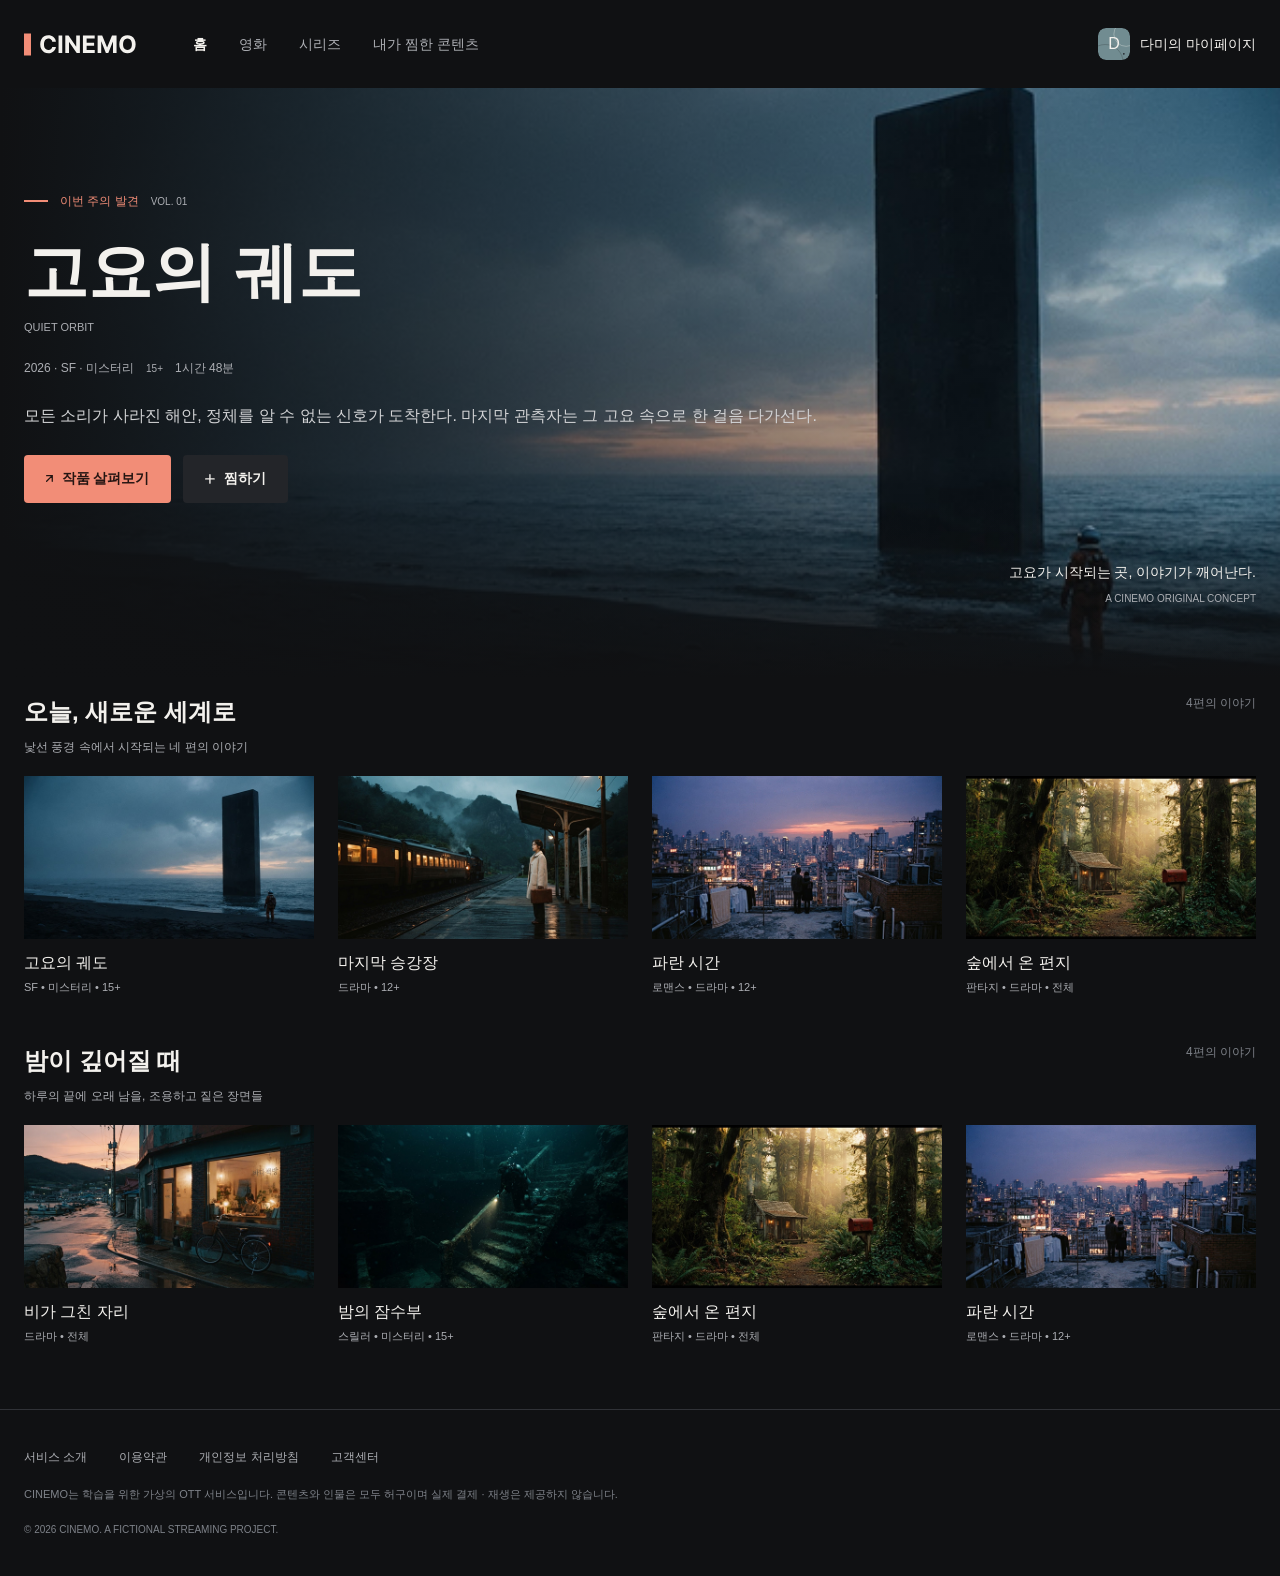
<file: index.html>
<!doctype html>
<html lang="ko">
  <head>
    <meta charset="UTF-8" />
    <meta name="viewport" content="width=device-width, initial-scale=1.0" />
    <title>Cinemo - Home</title>
    <link rel="stylesheet" href="styles/reset.css" />
    <link rel="stylesheet" href="./styles/style.css" />
  </head>
  <body>
    <header>
      <div class="container site-header">
        <h1>
          <a href="index.html">
            <svg
              width="113"
              height="29"
              viewBox="0 0 113 29"
              fill="none"
              xmlns="http://www.w3.org/2000/svg"
            >
              <g clip-path="url(#clip0_2_7494)">
                <rect y="3.5" width="7" height="22" fill="#F28D77" />
                <path
                  d="M31.9176 11.6562H28.1847C28.1165 11.1733 27.9773 10.7443 27.767 10.3693C27.5568 9.98864 27.2869 9.66477 26.9574 9.39773C26.6278 9.13068 26.2472 8.92614 25.8153 8.78409C25.3892 8.64205 24.9261 8.57102 24.4261 8.57102C23.5227 8.57102 22.7358 8.79545 22.0653 9.24432C21.3949 9.6875 20.875 10.3352 20.5057 11.1875C20.1364 12.0341 19.9517 13.0625 19.9517 14.2727C19.9517 15.517 20.1364 16.5625 20.5057 17.4091C20.8807 18.2557 21.4034 18.8949 22.0739 19.3267C22.7443 19.7585 23.5199 19.9744 24.4006 19.9744C24.8949 19.9744 25.3523 19.9091 25.7727 19.7784C26.1989 19.6477 26.5767 19.4574 26.9062 19.2074C27.2358 18.9517 27.5085 18.642 27.7244 18.2784C27.946 17.9148 28.0994 17.5 28.1847 17.0341L31.9176 17.0511C31.821 17.8523 31.5795 18.625 31.1932 19.3693C30.8125 20.108 30.2983 20.7699 29.6506 21.3551C29.0085 21.9347 28.2415 22.3949 27.3494 22.7358C26.4631 23.071 25.4602 23.2386 24.3409 23.2386C22.7841 23.2386 21.392 22.8864 20.1648 22.1818C18.9432 21.4773 17.9773 20.4574 17.267 19.1222C16.5625 17.7869 16.2102 16.1705 16.2102 14.2727C16.2102 12.3693 16.5682 10.75 17.2841 9.41477C18 8.07955 18.9716 7.0625 20.1989 6.36364C21.4261 5.65909 22.8068 5.30682 24.3409 5.30682C25.3523 5.30682 26.2898 5.44886 27.1534 5.73295C28.0227 6.01705 28.7926 6.43182 29.4631 6.97727C30.1335 7.51704 30.679 8.17898 31.0994 8.96307C31.5256 9.74716 31.7983 10.6449 31.9176 11.6562ZM38.2543 5.54545V23H34.5639V5.54545H38.2543ZM55.8899 5.54545V23H52.7024L45.1087 12.0142H44.9808V23H41.2905V5.54545H44.5291L52.0632 16.5227H52.2166V5.54545H55.8899ZM58.9389 23V5.54545H70.7003V8.58807H62.6293V12.7472H70.0952V15.7898H62.6293V19.9574H70.7344V23H58.9389ZM73.6342 5.54545H78.1854L82.9922 17.2727H83.1967L88.0035 5.54545H92.5547V23H88.9751V11.6392H88.8303L84.3132 22.9148H81.8757L77.3587 11.5966H77.2138V23H73.6342V5.54545ZM111.635 14.2727C111.635 16.1761 111.274 17.7955 110.553 19.1307C109.837 20.4659 108.859 21.4858 107.621 22.1903C106.388 22.8892 105.001 23.2386 103.462 23.2386C101.911 23.2386 100.518 22.8864 99.2855 22.1818C98.0526 21.4773 97.0781 20.4574 96.3622 19.1222C95.6463 17.7869 95.2884 16.1705 95.2884 14.2727C95.2884 12.3693 95.6463 10.75 96.3622 9.41477C97.0781 8.07955 98.0526 7.0625 99.2855 6.36364C100.518 5.65909 101.911 5.30682 103.462 5.30682C105.001 5.30682 106.388 5.65909 107.621 6.36364C108.859 7.0625 109.837 8.07955 110.553 9.41477C111.274 10.75 111.635 12.3693 111.635 14.2727ZM107.893 14.2727C107.893 13.0398 107.709 12 107.339 11.1534C106.976 10.3068 106.462 9.66477 105.797 9.22727C105.132 8.78977 104.354 8.57102 103.462 8.57102C102.57 8.57102 101.791 8.78977 101.126 9.22727C100.462 9.66477 99.9446 10.3068 99.5753 11.1534C99.2116 12 99.0298 13.0398 99.0298 14.2727C99.0298 15.5057 99.2116 16.5455 99.5753 17.392C99.9446 18.2386 100.462 18.8807 101.126 19.3182C101.791 19.7557 102.57 19.9744 103.462 19.9744C104.354 19.9744 105.132 19.7557 105.797 19.3182C106.462 18.8807 106.976 18.2386 107.339 17.392C107.709 16.5455 107.893 15.5057 107.893 14.2727Z"
                  fill="#F3F1ED"
                />
              </g>
              <defs>
                <clipPath id="clip0_2_7494">
                  <rect width="113" height="29" fill="white" />
                </clipPath>
              </defs>
            </svg>
          </a>
        </h1>
        <nav>
          <ul class="service-list">
            <li><a href="index.html" class="home">홈</a></li>
            <li><a href="#">영화</a></li>
            <li><a href="#">시리즈</a></li>
            <li><a href="mypage.html">내가 찜한 콘텐츠</a></li>
          </ul>
        </nav>
        <div class="page-link-layout">
          <a class="page-link" href="mypage.html">
            <span class="mypage-mark">
              <svg
                width="32"
                height="32"
                viewBox="0 0 32 32"
                fill="none"
                xmlns="http://www.w3.org/2000/svg"
              >
                <g clip-path="url(#clip0_2_7503)">
                  <rect width="32" height="32" rx="8" fill="#718C91" />
                  <circle
                    cx="28.16"
                    cy="6.08003"
                    r="12.3"
                    stroke="#F3F1ED"
                    stroke-opacity="0.313726"
                  />
                  <circle
                    cx="7.19999"
                    cy="34.4"
                    r="17.9"
                    stroke="#101113"
                    stroke-opacity="0.188235"
                  />
                  <circle cx="25.84" cy="25.84" r="0.88" fill="#24272D" />
                </g>
                <defs>
                  <clipPath id="clip0_2_7503">
                    <rect width="32" height="32" rx="8" fill="white" />
                  </clipPath>
                </defs>
              </svg>
              <span class="mypage-initial">D</span>
            </span>
            <span class="mypage-text">다미의 마이페이지</span>
          </a>
        </div>
      </div>
    </header>
    <main>
      <section class="top-layout">
        <div class="top-image">
          <img
            src="assets/Image-quiet-orbit.jpg"
            alt="우주복을 입은 사람이 해변에 서 있고, 바다에는 거대한 검은 기둥이 솟아 있다."
          />
        </div>
        <div class="container main-container">
          <div class="top-content">
            <div class="content-label">
              <span></span>
              <span>이번 주의 발견</span>
              <span>VOL. 01</span>
            </div>
            <div class="content-title">
              <h2>고요의 궤도</h2>
              <span>QUIET ORBIT</span>
            </div>
            <div class="content-meta">
              <span>2026 ∙ SF ∙ 미스터리</span>
              <span>15+</span>
              <span>1시간 48분</span>
            </div>
            <p>
              모든 소리가 사라진 해안, 정체를 알 수 없는 신호가 도착한다. 마지막
              관측자는 그 고요 속으로 한 걸음 다가선다.
            </p>
            <div class="content-buttons">
              <button type="button">
                <svg
                  width="7.5"
                  height="7.5"
                  viewBox="0 0 10 10"
                  fill="none"
                  xmlns="http://www.w3.org/2000/svg"
                >
                  <path
                    d="M8.34877 8.34881V0.850006H0.849976M8.34877 0.850006L0.849976 8.34881"
                    stroke-width="1.7"
                    stroke-linecap="round"
                    stroke="#241512"
                  />
                </svg>

                <span>작품 살펴보기</span>
              </button>
              <button type="button">
                <svg
                  width="10.5"
                  height="10.5"
                  viewBox="0 0 13 13"
                  fill="none"
                  xmlns="http://www.w3.org/2000/svg"
                >
                  <path
                    d="M0.850006 6.10061H6.10061M6.10061 6.10061H11.3512M6.10061 6.10061V0.850006M6.10061 6.10061V11.3512"
                    stroke-width="1.7"
                    stroke-linecap="round"
                    stroke="#F3F1ED"
                  />
                </svg>

                <span>찜하기</span>
              </button>
            </div>
          </div>
          <div class="top-caption">
            <p>고요가 시작되는 곳, 이야기가 깨어난다.</p>
            <p>A CINEMO ORIGINAL CONCEPT</p>
          </div>
        </div>
      </section>
      <div class="container card-layout">
        <div class="card-layout-section">
          <div class="card-section">
            <div class="section-header">
              <h2>오늘, 새로운 세계로</h2>
              <span>4편의 이야기</span>
            </div>
            <p>낯선 풍경 속에서 시작되는 네 편의 이야기</p>
          </div>
          <ul class="card-container">
            <li class="card">
              <img
                src="./assets/Image-quiet-orbit.jpg"
                alt="우주복을 입은 사람이 해변에 서 있고, 바다에는 거대한 검은 기둥이 솟아 있다."
              />
              <div class="card-title">
                <h3>고요의 궤도</h3>
                <p>SF • 미스터리 • 15+</p>
              </div>
            </li>
            <li class="card">
              <img
                src="./assets/Image-last-platform.jpg"
                alt="안개 낀 산속 기차역에서 가방을 든 여성이 열차 앞에 서 있다."
              />
              <div class="card-title">
                <h3>마지막 승강장</h3>
                <p>드라마 • 12+</p>
              </div>
            </li>
            <li class="card">
              <img
                src="./assets/Image-blue-hour.jpg"
                alt="연인이 옥상에 서서 노을 진 도시를 바라보고 있다."
              />
              <div class="card-title">
                <h3>파란 시간</h3>
                <p>로맨스 • 드라마 • 12+</p>
              </div>
            </li>
            <li class="card">
              <img
                src="./assets/Image-forest-letter.jpg"
                alt="햇살이 따뜻하게 비치는 숲속에서 오두막집과 빨간 우체통이 보인다."
              />
              <div class="card-title">
                <h3>숲에서 온 편지</h3>
                <p>판타지 • 드라마 • 전체</p>
              </div>
            </li>
          </ul>
        </div>
        <div class="card-layout-section">
          <div class="card-section">
            <div class="section-header">
              <h2>밤이 깊어질 때</h2>
              <span>4편의 이야기</span>
            </div>
            <p>하루의 끝에 오래 남을, 조용하고 짙은 장면들</p>
          </div>
          <ul class="card-container">
            <li class="card">
              <img
                src="./assets/Image-after-rain.jpg"
                alt="비에 젖은 골목의 책방에서 따뜻한 불빛이 새어 나오고, 앞에는 자전거가 세워져 있다."
              />
              <div class="card-title">
                <h3>비가 그친 자리</h3>
                <p>드라마 • 전체</p>
              </div>
            </li>
            <li class="card">
              <img
                src="./assets/Image-night-diver.jpg"
                alt="잠수부가 어두운 물속의 계단 아래를 손전등으로 비추고 있다."
              />
              <div class="card-title">
                <h3>밤의 잠수부</h3>
                <p>스릴러 • 미스터리 • 15+</p>
              </div>
            </li>
            <li class="card">
              <img
                src="./assets/Image-forest-letter.jpg"
                alt="햇살이 따뜻하게 비치는 숲속에서 오두막집과 빨간 우체통이 보인다."
              />
              <div class="card-title">
                <h3>숲에서 온 편지</h3>
                <p>판타지 • 드라마 • 전체</p>
              </div>
            </li>
            <li class="card">
              <img
                src="./assets/Image-blue-hour.jpg"
                alt="연인이 옥상에 서서 노을 진 도시를 바라보고 있다."
              />
              <div class="card-title">
                <h3>파란 시간</h3>
                <p>로맨스 • 드라마 • 12+</p>
              </div>
            </li>
          </ul>
        </div>
      </div>
    </main>
    <footer>
      <div class="footer-line">
        <div class="container site-footer main-footer">
          <nav>
            <ul class="footer-menu">
              <li><a href="#">서비스 소개</a></li>
              <li><a href="#">이용약관</a></li>
              <li><a href="#">개인정보 처리방침</a></li>
              <li><a href="#">고객센터</a></li>
            </ul>
          </nav>
          <div class="footer-notice">
            <span>CINEMO는 학습을 위한 가상의 OTT 서비스입니다.</span>
            <span>
              콘텐츠와 인물은 모두 허구이며 실제 결제 · 재생은 제공하지
              않습니다.
            </span>
          </div>
          <p class="footer-copyright">
            &copy; 2026 CINEMO. A FICTIONAL STREAMING PROJECT.
          </p>
        </div>
      </div>
    </footer>
  </body>
</html>
</file>
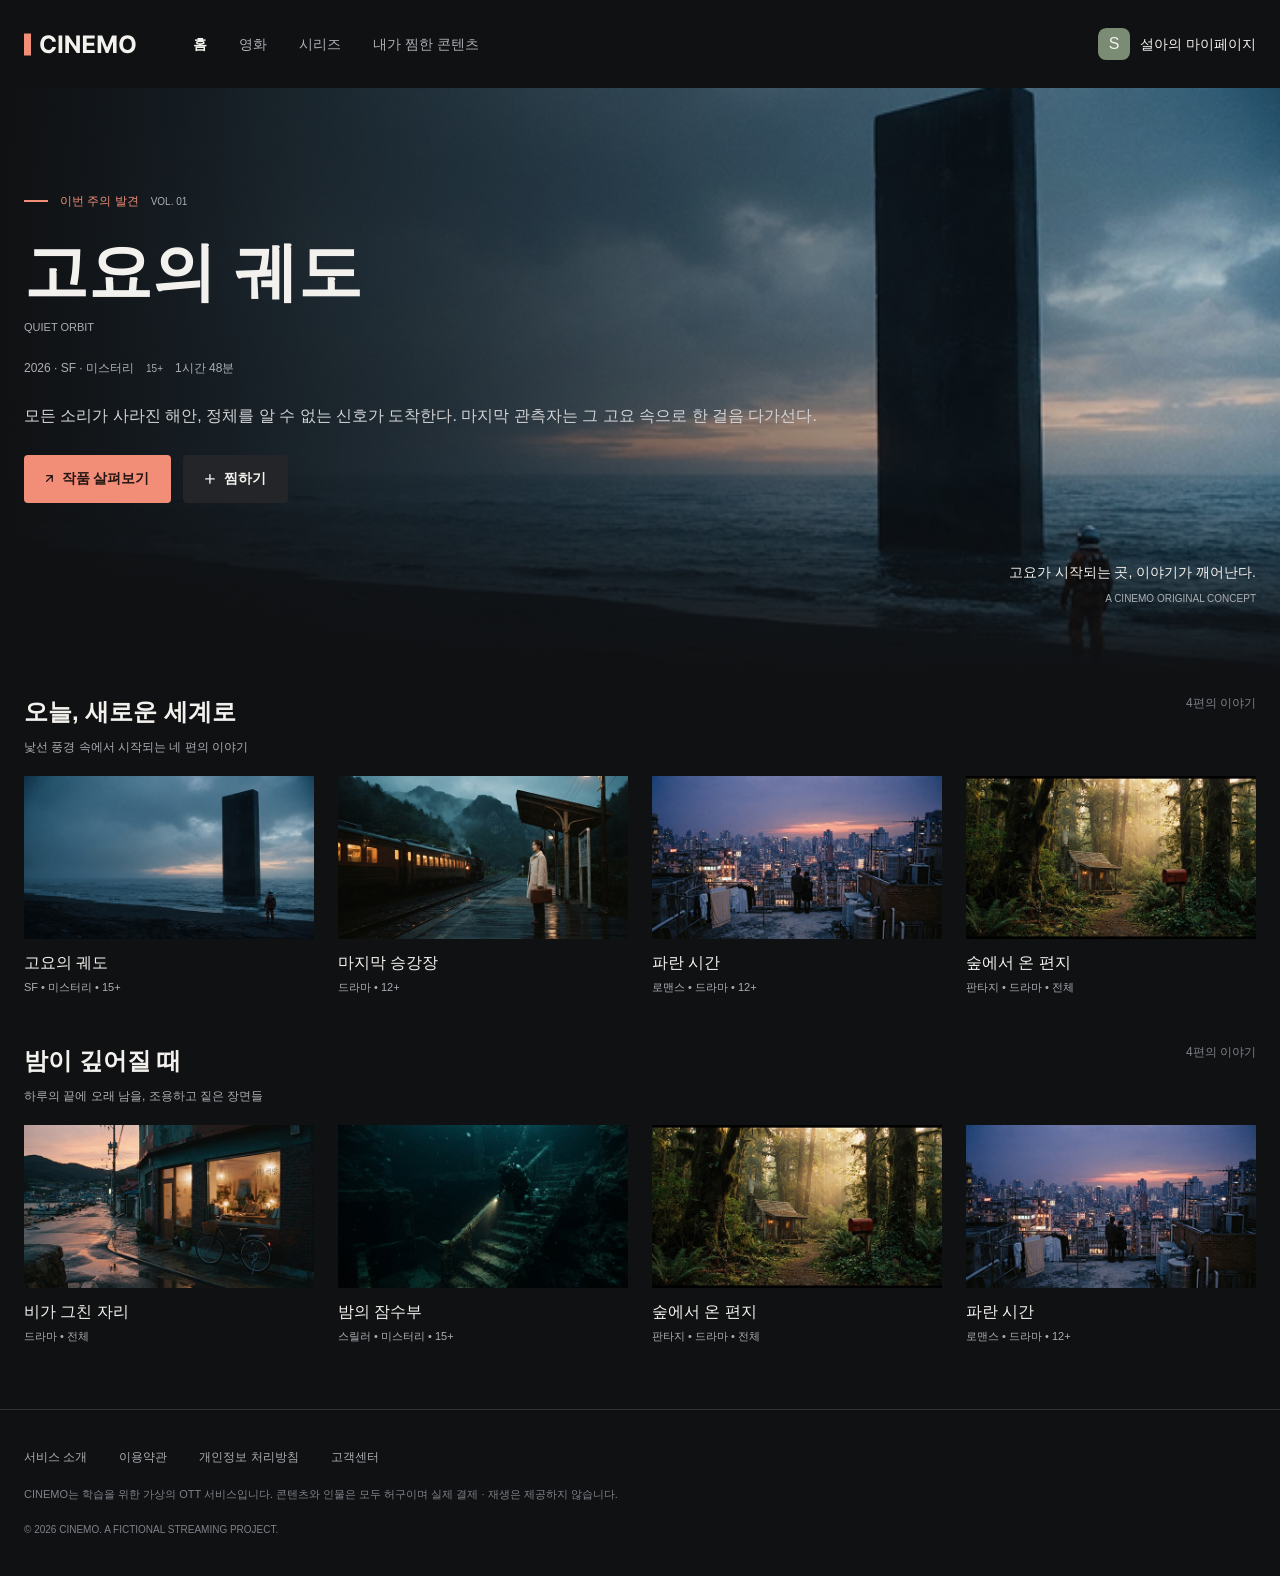
<file: index-guest.html>
<!doctype html>
<html lang="ko">
  <head>
    <meta charset="UTF-8" />
    <meta name="viewport" content="width=device-width, initial-scale=1.0" />
    <title>Cinemo - Home</title>
    <link rel="stylesheet" href="styles/reset.css" />
    <link rel="stylesheet" href="./styles/style.css" />
  </head>
  <body>
    <header>
      <div class="container site-header">
        <h1>
          <a href="index-guest.html">
            <svg
              width="113"
              height="29"
              viewBox="0 0 113 29"
              fill="none"
              xmlns="http://www.w3.org/2000/svg"
            >
              <g clip-path="url(#clip0_2_7494)">
                <rect y="3.5" width="7" height="22" fill="#F28D77" />
                <path
                  d="M31.9176 11.6562H28.1847C28.1165 11.1733 27.9773 10.7443 27.767 10.3693C27.5568 9.98864 27.2869 9.66477 26.9574 9.39773C26.6278 9.13068 26.2472 8.92614 25.8153 8.78409C25.3892 8.64205 24.9261 8.57102 24.4261 8.57102C23.5227 8.57102 22.7358 8.79545 22.0653 9.24432C21.3949 9.6875 20.875 10.3352 20.5057 11.1875C20.1364 12.0341 19.9517 13.0625 19.9517 14.2727C19.9517 15.517 20.1364 16.5625 20.5057 17.4091C20.8807 18.2557 21.4034 18.8949 22.0739 19.3267C22.7443 19.7585 23.5199 19.9744 24.4006 19.9744C24.8949 19.9744 25.3523 19.9091 25.7727 19.7784C26.1989 19.6477 26.5767 19.4574 26.9062 19.2074C27.2358 18.9517 27.5085 18.642 27.7244 18.2784C27.946 17.9148 28.0994 17.5 28.1847 17.0341L31.9176 17.0511C31.821 17.8523 31.5795 18.625 31.1932 19.3693C30.8125 20.108 30.2983 20.7699 29.6506 21.3551C29.0085 21.9347 28.2415 22.3949 27.3494 22.7358C26.4631 23.071 25.4602 23.2386 24.3409 23.2386C22.7841 23.2386 21.392 22.8864 20.1648 22.1818C18.9432 21.4773 17.9773 20.4574 17.267 19.1222C16.5625 17.7869 16.2102 16.1705 16.2102 14.2727C16.2102 12.3693 16.5682 10.75 17.2841 9.41477C18 8.07955 18.9716 7.0625 20.1989 6.36364C21.4261 5.65909 22.8068 5.30682 24.3409 5.30682C25.3523 5.30682 26.2898 5.44886 27.1534 5.73295C28.0227 6.01705 28.7926 6.43182 29.4631 6.97727C30.1335 7.51704 30.679 8.17898 31.0994 8.96307C31.5256 9.74716 31.7983 10.6449 31.9176 11.6562ZM38.2543 5.54545V23H34.5639V5.54545H38.2543ZM55.8899 5.54545V23H52.7024L45.1087 12.0142H44.9808V23H41.2905V5.54545H44.5291L52.0632 16.5227H52.2166V5.54545H55.8899ZM58.9389 23V5.54545H70.7003V8.58807H62.6293V12.7472H70.0952V15.7898H62.6293V19.9574H70.7344V23H58.9389ZM73.6342 5.54545H78.1854L82.9922 17.2727H83.1967L88.0035 5.54545H92.5547V23H88.9751V11.6392H88.8303L84.3132 22.9148H81.8757L77.3587 11.5966H77.2138V23H73.6342V5.54545ZM111.635 14.2727C111.635 16.1761 111.274 17.7955 110.553 19.1307C109.837 20.4659 108.859 21.4858 107.621 22.1903C106.388 22.8892 105.001 23.2386 103.462 23.2386C101.911 23.2386 100.518 22.8864 99.2855 22.1818C98.0526 21.4773 97.0781 20.4574 96.3622 19.1222C95.6463 17.7869 95.2884 16.1705 95.2884 14.2727C95.2884 12.3693 95.6463 10.75 96.3622 9.41477C97.0781 8.07955 98.0526 7.0625 99.2855 6.36364C100.518 5.65909 101.911 5.30682 103.462 5.30682C105.001 5.30682 106.388 5.65909 107.621 6.36364C108.859 7.0625 109.837 8.07955 110.553 9.41477C111.274 10.75 111.635 12.3693 111.635 14.2727ZM107.893 14.2727C107.893 13.0398 107.709 12 107.339 11.1534C106.976 10.3068 106.462 9.66477 105.797 9.22727C105.132 8.78977 104.354 8.57102 103.462 8.57102C102.57 8.57102 101.791 8.78977 101.126 9.22727C100.462 9.66477 99.9446 10.3068 99.5753 11.1534C99.2116 12 99.0298 13.0398 99.0298 14.2727C99.0298 15.5057 99.2116 16.5455 99.5753 17.392C99.9446 18.2386 100.462 18.8807 101.126 19.3182C101.791 19.7557 102.57 19.9744 103.462 19.9744C104.354 19.9744 105.132 19.7557 105.797 19.3182C106.462 18.8807 106.976 18.2386 107.339 17.392C107.709 16.5455 107.893 15.5057 107.893 14.2727Z"
                  fill="#F3F1ED"
                />
              </g>
              <defs>
                <clipPath id="clip0_2_7494">
                  <rect width="113" height="29" fill="white" />
                </clipPath>
              </defs>
            </svg>
          </a>
        </h1>
        <nav>
          <ul class="service-list">
            <li><a href="index-guest.html" class="home">홈</a></li>
            <li><a href="#">영화</a></li>
            <li><a href="#">시리즈</a></li>
            <li><a href="mypage-guest.html">내가 찜한 콘텐츠</a></li>
          </ul>
        </nav>
        <div class="page-link-layout">
          <a class="page-link" href="mypage-guest.html">
            <span class="mypage-mark">
              <svg
                width="32"
                height="32"
                viewBox="0 0 32 32"
                fill="none"
                xmlns="http://www.w3.org/2000/svg"
              >
                <g clip-path="url(#clip0_2_7967)">
                  <rect width="32" height="32" rx="8" fill="#7B8C75" />
                  <circle
                    cx="133.76"
                    cy="28.8801"
                    r="60.3"
                    stroke="#F3F1ED"
                    stroke-opacity="0.313726"
                  />
                  <circle
                    cx="34.2"
                    cy="163.4"
                    r="86.9"
                    stroke="#101113"
                    stroke-opacity="0.188235"
                  />
                  <circle cx="122.74" cy="122.74" r="4.18" fill="#24272D" />
                </g>
                <defs>
                  <clipPath id="clip0_2_7967">
                    <rect width="152" height="152" rx="8" fill="white" />
                  </clipPath>
                </defs>
              </svg>
              <span class="mypage-initial">S</span>
            </span>
            <span class="mypage-text">설아의 마이페이지</span>
          </a>
        </div>
      </div>
    </header>
    <main>
      <section class="top-layout">
        <div class="top-image">
          <img
            src="assets/Image-quiet-orbit.jpg"
            alt="우주복을 입은 사람이 해변에 서 있고, 바다에는 거대한 검은 기둥이 솟아 있다."
          />
        </div>
        <div class="container main-container">
          <div class="top-content">
            <div class="content-label">
              <span></span>
              <span>이번 주의 발견</span>
              <span>VOL. 01</span>
            </div>
            <div class="content-title">
              <h2>고요의 궤도</h2>
              <span>QUIET ORBIT</span>
            </div>
            <div class="content-meta">
              <span>2026 ∙ SF ∙ 미스터리</span>
              <span>15+</span>
              <span>1시간 48분</span>
            </div>
            <p>
              모든 소리가 사라진 해안, 정체를 알 수 없는 신호가 도착한다. 마지막
              관측자는 그 고요 속으로 한 걸음 다가선다.
            </p>
            <div class="content-buttons">
              <button type="button">
                <svg
                  width="7.5"
                  height="7.5"
                  viewBox="0 0 10 10"
                  fill="none"
                  xmlns="http://www.w3.org/2000/svg"
                >
                  <path
                    d="M8.34877 8.34881V0.850006H0.849976M8.34877 0.850006L0.849976 8.34881"
                    stroke-width="1.7"
                    stroke-linecap="round"
                    stroke="#241512"
                  />
                </svg>

                <span>작품 살펴보기</span>
              </button>
              <button type="button">
                <svg
                  width="10.5"
                  height="10.5"
                  viewBox="0 0 13 13"
                  fill="none"
                  xmlns="http://www.w3.org/2000/svg"
                >
                  <path
                    d="M0.850006 6.10061H6.10061M6.10061 6.10061H11.3512M6.10061 6.10061V0.850006M6.10061 6.10061V11.3512"
                    stroke-width="1.7"
                    stroke-linecap="round"
                    stroke="#F3F1ED"
                  />
                </svg>

                <span>찜하기</span>
              </button>
            </div>
          </div>
          <div class="top-caption">
            <p>고요가 시작되는 곳, 이야기가 깨어난다.</p>
            <p>A CINEMO ORIGINAL CONCEPT</p>
          </div>
        </div>
      </section>
      <div class="container card-layout">
        <div class="card-layout-section">
          <div class="card-section">
            <div class="section-header">
              <h2>오늘, 새로운 세계로</h2>
              <span>4편의 이야기</span>
            </div>
            <p>낯선 풍경 속에서 시작되는 네 편의 이야기</p>
          </div>
          <ul class="card-container">
            <li class="card">
              <img
                src="./assets/Image-quiet-orbit.jpg"
                alt="우주복을 입은 사람이 해변에 서 있고, 바다에는 거대한 검은 기둥이 솟아 있다."
              />
              <div class="card-title">
                <h3>고요의 궤도</h3>
                <p>SF • 미스터리 • 15+</p>
              </div>
            </li>
            <li class="card">
              <img
                src="./assets/Image-last-platform.jpg"
                alt="안개 낀 산속 기차역에서 가방을 든 여성이 열차 앞에 서 있다."
              />
              <div class="card-title">
                <h3>마지막 승강장</h3>
                <p>드라마 • 12+</p>
              </div>
            </li>
            <li class="card">
              <img
                src="./assets/Image-blue-hour.jpg"
                alt="연인이 옥상에 서서 노을 진 도시를 바라보고 있다."
              />
              <div class="card-title">
                <h3>파란 시간</h3>
                <p>로맨스 • 드라마 • 12+</p>
              </div>
            </li>
            <li class="card">
              <img
                src="./assets/Image-forest-letter.jpg"
                alt="햇살이 따뜻하게 비치는 숲속에서 오두막집과 빨간 우체통이 보인다."
              />
              <div class="card-title">
                <h3>숲에서 온 편지</h3>
                <p>판타지 • 드라마 • 전체</p>
              </div>
            </li>
          </ul>
        </div>
        <div class="card-layout-section">
          <div class="card-section">
            <div class="section-header">
              <h2>밤이 깊어질 때</h2>
              <span>4편의 이야기</span>
            </div>
            <p>하루의 끝에 오래 남을, 조용하고 짙은 장면들</p>
          </div>
          <ul class="card-container">
            <li class="card">
              <img
                src="./assets/Image-after-rain.jpg"
                alt="비에 젖은 골목의 책방에서 따뜻한 불빛이 새어 나오고, 앞에는 자전거가 세워져 있다."
              />
              <div class="card-title">
                <h3>비가 그친 자리</h3>
                <p>드라마 • 전체</p>
              </div>
            </li>
            <li class="card">
              <img
                src="./assets/Image-night-diver.jpg"
                alt="잠수부가 어두운 물속의 계단 아래를 손전등으로 비추고 있다."
              />
              <div class="card-title">
                <h3>밤의 잠수부</h3>
                <p>스릴러 • 미스터리 • 15+</p>
              </div>
            </li>
            <li class="card">
              <img
                src="./assets/Image-forest-letter.jpg"
                alt="햇살이 따뜻하게 비치는 숲속에서 오두막집과 빨간 우체통이 보인다."
              />
              <div class="card-title">
                <h3>숲에서 온 편지</h3>
                <p>판타지 • 드라마 • 전체</p>
              </div>
            </li>
            <li class="card">
              <img
                src="./assets/Image-blue-hour.jpg"
                alt="연인이 옥상에 서서 노을 진 도시를 바라보고 있다."
              />
              <div class="card-title">
                <h3>파란 시간</h3>
                <p>로맨스 • 드라마 • 12+</p>
              </div>
            </li>
          </ul>
        </div>
      </div>
    </main>
    <footer>
      <div class="footer-line">
        <div class="container site-footer main-footer">
          <nav>
            <ul class="footer-menu">
              <li><a href="#">서비스 소개</a></li>
              <li><a href="#">이용약관</a></li>
              <li><a href="#">개인정보 처리방침</a></li>
              <li><a href="#">고객센터</a></li>
            </ul>
          </nav>
          <div class="footer-notice">
            <span>CINEMO는 학습을 위한 가상의 OTT 서비스입니다.</span>
            <span>
              콘텐츠와 인물은 모두 허구이며 실제 결제 · 재생은 제공하지
              않습니다.
            </span>
          </div>
          <p class="footer-copyright">
            &copy; 2026 CINEMO. A FICTIONAL STREAMING PROJECT.
          </p>
        </div>
      </div>
    </footer>
  </body>
</html>
</file>
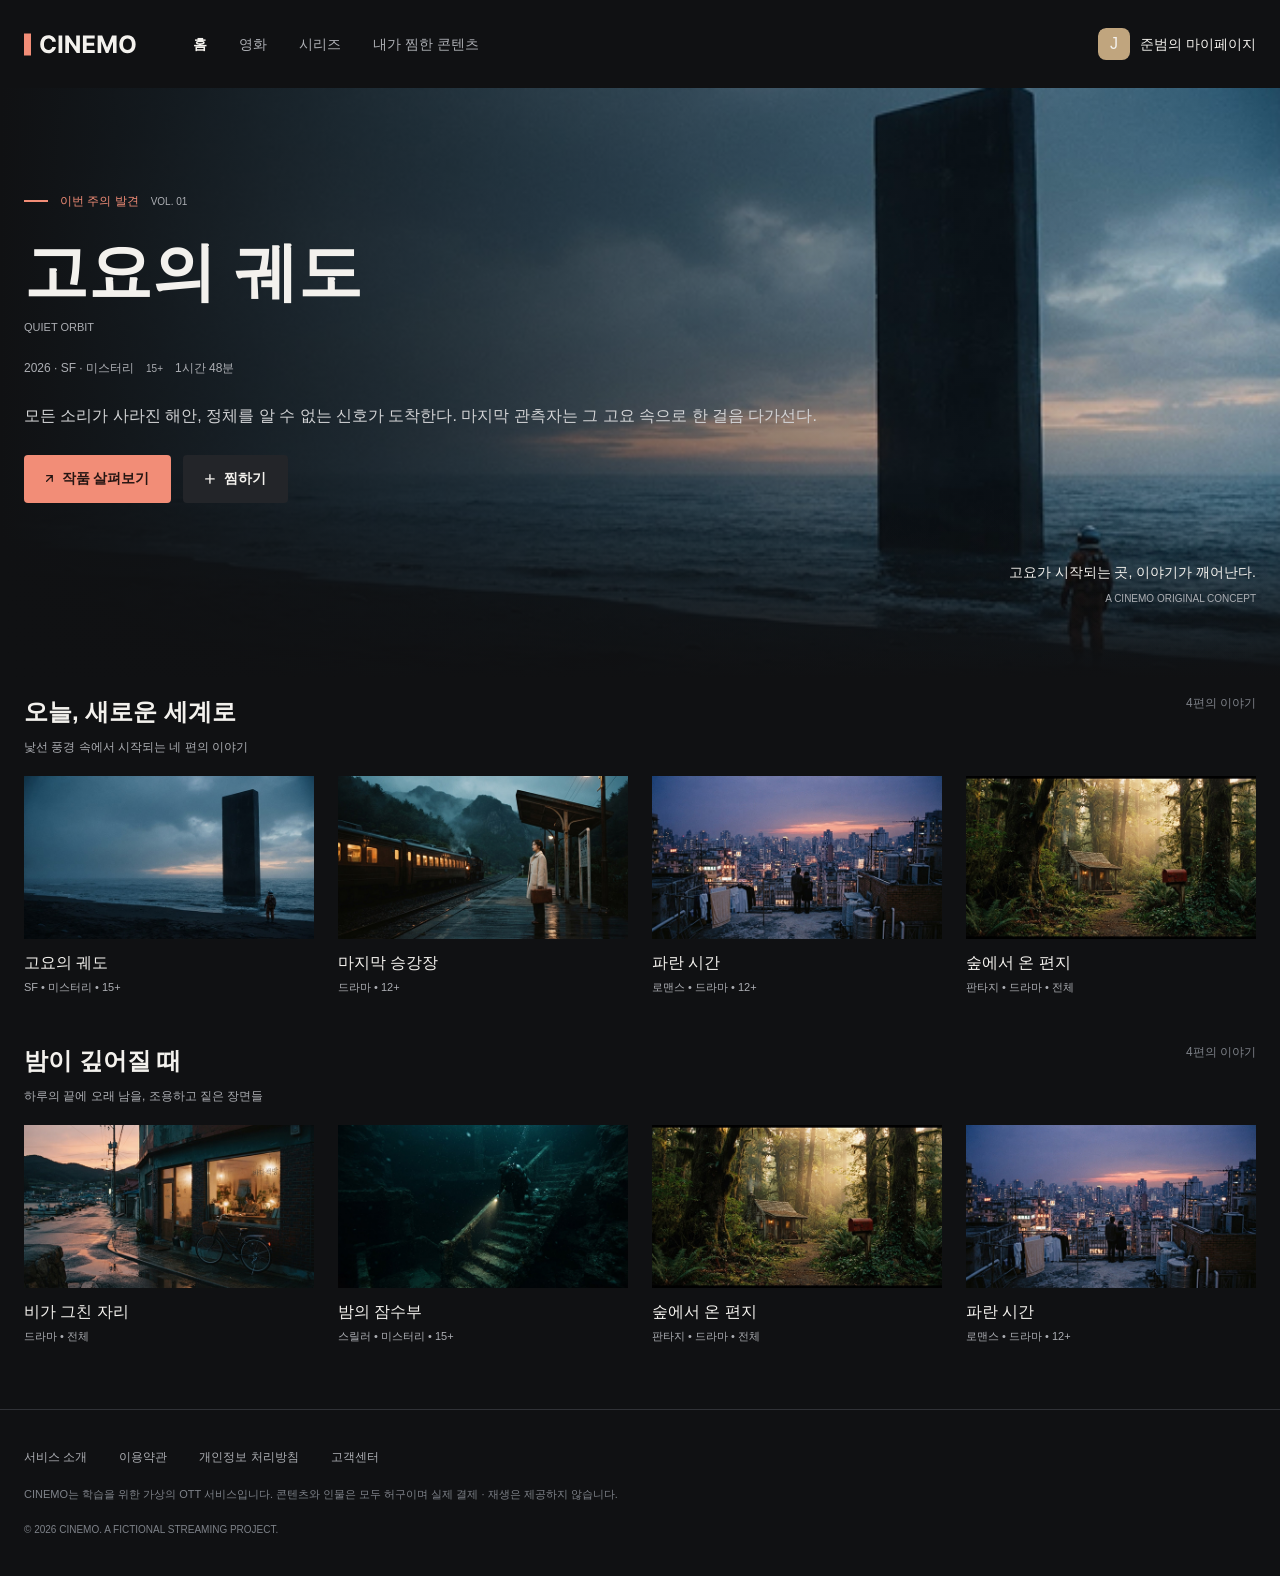
<file: index-jiho.html>
<!doctype html>
<html lang="ko">
  <head>
    <meta charset="UTF-8" />
    <meta name="viewport" content="width=device-width, initial-scale=1.0" />
    <title>Cinemo - Home</title>
    <link rel="stylesheet" href="styles/reset.css" />
    <link rel="stylesheet" href="./styles/style.css" />
  </head>
  <body>
    <header>
      <div class="container site-header">
        <h1>
          <a href="index-jiho.html">
            <svg
              width="113"
              height="29"
              viewBox="0 0 113 29"
              fill="none"
              xmlns="http://www.w3.org/2000/svg"
            >
              <g clip-path="url(#clip0_2_7494)">
                <rect y="3.5" width="7" height="22" fill="#F28D77" />
                <path
                  d="M31.9176 11.6562H28.1847C28.1165 11.1733 27.9773 10.7443 27.767 10.3693C27.5568 9.98864 27.2869 9.66477 26.9574 9.39773C26.6278 9.13068 26.2472 8.92614 25.8153 8.78409C25.3892 8.64205 24.9261 8.57102 24.4261 8.57102C23.5227 8.57102 22.7358 8.79545 22.0653 9.24432C21.3949 9.6875 20.875 10.3352 20.5057 11.1875C20.1364 12.0341 19.9517 13.0625 19.9517 14.2727C19.9517 15.517 20.1364 16.5625 20.5057 17.4091C20.8807 18.2557 21.4034 18.8949 22.0739 19.3267C22.7443 19.7585 23.5199 19.9744 24.4006 19.9744C24.8949 19.9744 25.3523 19.9091 25.7727 19.7784C26.1989 19.6477 26.5767 19.4574 26.9062 19.2074C27.2358 18.9517 27.5085 18.642 27.7244 18.2784C27.946 17.9148 28.0994 17.5 28.1847 17.0341L31.9176 17.0511C31.821 17.8523 31.5795 18.625 31.1932 19.3693C30.8125 20.108 30.2983 20.7699 29.6506 21.3551C29.0085 21.9347 28.2415 22.3949 27.3494 22.7358C26.4631 23.071 25.4602 23.2386 24.3409 23.2386C22.7841 23.2386 21.392 22.8864 20.1648 22.1818C18.9432 21.4773 17.9773 20.4574 17.267 19.1222C16.5625 17.7869 16.2102 16.1705 16.2102 14.2727C16.2102 12.3693 16.5682 10.75 17.2841 9.41477C18 8.07955 18.9716 7.0625 20.1989 6.36364C21.4261 5.65909 22.8068 5.30682 24.3409 5.30682C25.3523 5.30682 26.2898 5.44886 27.1534 5.73295C28.0227 6.01705 28.7926 6.43182 29.4631 6.97727C30.1335 7.51704 30.679 8.17898 31.0994 8.96307C31.5256 9.74716 31.7983 10.6449 31.9176 11.6562ZM38.2543 5.54545V23H34.5639V5.54545H38.2543ZM55.8899 5.54545V23H52.7024L45.1087 12.0142H44.9808V23H41.2905V5.54545H44.5291L52.0632 16.5227H52.2166V5.54545H55.8899ZM58.9389 23V5.54545H70.7003V8.58807H62.6293V12.7472H70.0952V15.7898H62.6293V19.9574H70.7344V23H58.9389ZM73.6342 5.54545H78.1854L82.9922 17.2727H83.1967L88.0035 5.54545H92.5547V23H88.9751V11.6392H88.8303L84.3132 22.9148H81.8757L77.3587 11.5966H77.2138V23H73.6342V5.54545ZM111.635 14.2727C111.635 16.1761 111.274 17.7955 110.553 19.1307C109.837 20.4659 108.859 21.4858 107.621 22.1903C106.388 22.8892 105.001 23.2386 103.462 23.2386C101.911 23.2386 100.518 22.8864 99.2855 22.1818C98.0526 21.4773 97.0781 20.4574 96.3622 19.1222C95.6463 17.7869 95.2884 16.1705 95.2884 14.2727C95.2884 12.3693 95.6463 10.75 96.3622 9.41477C97.0781 8.07955 98.0526 7.0625 99.2855 6.36364C100.518 5.65909 101.911 5.30682 103.462 5.30682C105.001 5.30682 106.388 5.65909 107.621 6.36364C108.859 7.0625 109.837 8.07955 110.553 9.41477C111.274 10.75 111.635 12.3693 111.635 14.2727ZM107.893 14.2727C107.893 13.0398 107.709 12 107.339 11.1534C106.976 10.3068 106.462 9.66477 105.797 9.22727C105.132 8.78977 104.354 8.57102 103.462 8.57102C102.57 8.57102 101.791 8.78977 101.126 9.22727C100.462 9.66477 99.9446 10.3068 99.5753 11.1534C99.2116 12 99.0298 13.0398 99.0298 14.2727C99.0298 15.5057 99.2116 16.5455 99.5753 17.392C99.9446 18.2386 100.462 18.8807 101.126 19.3182C101.791 19.7557 102.57 19.9744 103.462 19.9744C104.354 19.9744 105.132 19.7557 105.797 19.3182C106.462 18.8807 106.976 18.2386 107.339 17.392C107.709 16.5455 107.893 15.5057 107.893 14.2727Z"
                  fill="#F3F1ED"
                />
              </g>
              <defs>
                <clipPath id="clip0_2_7494">
                  <rect width="113" height="29" fill="white" />
                </clipPath>
              </defs>
            </svg>
          </a>
        </h1>
        <nav>
          <ul class="service-list">
            <li><a href="index-jiho.html" class="home">홈</a></li>
            <li><a href="#">영화</a></li>
            <li><a href="#">시리즈</a></li>
            <li><a href="mypage-jiho.html">내가 찜한 콘텐츠</a></li>
          </ul>
        </nav>
        <div class="page-link-layout">
          <a class="page-link" href="mypage-jiho.html">
            <span class="mypage-mark">
              <svg
                width="32"
                height="32"
                viewBox="0 0 32 32"
                fill="none"
                xmlns="http://www.w3.org/2000/svg"
              >
                <g clip-path="url(#clip0_2_7967)">
                  <rect width="32" height="32" rx="8" fill="#C0A57E" />
                  <circle
                    cx="133.76"
                    cy="28.8801"
                    r="60.3"
                    stroke="#F3F1ED"
                    stroke-opacity="0.313726"
                  />
                  <circle
                    cx="34.2"
                    cy="163.4"
                    r="86.9"
                    stroke="#101113"
                    stroke-opacity="0.188235"
                  />
                  <circle cx="122.74" cy="122.74" r="4.18" fill="#24272D" />
                </g>
                <defs>
                  <clipPath id="clip0_2_7967">
                    <rect width="152" height="152" rx="8" fill="white" />
                  </clipPath>
                </defs>
              </svg>
              <span class="mypage-initial">J</span>
            </span>
            <span class="mypage-text">준범의 마이페이지</span>
          </a>
        </div>
      </div>
    </header>
    <main>
      <section class="top-layout">
        <div class="top-image">
          <img
            src="assets/Image-quiet-orbit.jpg"
            alt="우주복을 입은 사람이 해변에 서 있고, 바다에는 거대한 검은 기둥이 솟아 있다."
          />
        </div>
        <div class="container main-container">
          <div class="top-content">
            <div class="content-label">
              <span></span>
              <span>이번 주의 발견</span>
              <span>VOL. 01</span>
            </div>
            <div class="content-title">
              <h2>고요의 궤도</h2>
              <span>QUIET ORBIT</span>
            </div>
            <div class="content-meta">
              <span>2026 ∙ SF ∙ 미스터리</span>
              <span>15+</span>
              <span>1시간 48분</span>
            </div>
            <p>
              모든 소리가 사라진 해안, 정체를 알 수 없는 신호가 도착한다. 마지막
              관측자는 그 고요 속으로 한 걸음 다가선다.
            </p>
            <div class="content-buttons">
              <button type="button">
                <svg
                  width="7.5"
                  height="7.5"
                  viewBox="0 0 10 10"
                  fill="none"
                  xmlns="http://www.w3.org/2000/svg"
                >
                  <path
                    d="M8.34877 8.34881V0.850006H0.849976M8.34877 0.850006L0.849976 8.34881"
                    stroke-width="1.7"
                    stroke-linecap="round"
                    stroke="#241512"
                  />
                </svg>

                <span>작품 살펴보기</span>
              </button>
              <button type="button">
                <svg
                  width="10.5"
                  height="10.5"
                  viewBox="0 0 13 13"
                  fill="none"
                  xmlns="http://www.w3.org/2000/svg"
                >
                  <path
                    d="M0.850006 6.10061H6.10061M6.10061 6.10061H11.3512M6.10061 6.10061V0.850006M6.10061 6.10061V11.3512"
                    stroke-width="1.7"
                    stroke-linecap="round"
                    stroke="#F3F1ED"
                  />
                </svg>

                <span>찜하기</span>
              </button>
            </div>
          </div>
          <div class="top-caption">
            <p>고요가 시작되는 곳, 이야기가 깨어난다.</p>
            <p>A CINEMO ORIGINAL CONCEPT</p>
          </div>
        </div>
      </section>
      <div class="container card-layout">
        <div class="card-layout-section">
          <div class="card-section">
            <div class="section-header">
              <h2>오늘, 새로운 세계로</h2>
              <span>4편의 이야기</span>
            </div>
            <p>낯선 풍경 속에서 시작되는 네 편의 이야기</p>
          </div>
          <ul class="card-container">
            <li class="card">
              <img
                src="./assets/Image-quiet-orbit.jpg"
                alt="우주복을 입은 사람이 해변에 서 있고, 바다에는 거대한 검은 기둥이 솟아 있다."
              />
              <div class="card-title">
                <h3>고요의 궤도</h3>
                <p>SF • 미스터리 • 15+</p>
              </div>
            </li>
            <li class="card">
              <img
                src="./assets/Image-last-platform.jpg"
                alt="안개 낀 산속 기차역에서 가방을 든 여성이 열차 앞에 서 있다."
              />
              <div class="card-title">
                <h3>마지막 승강장</h3>
                <p>드라마 • 12+</p>
              </div>
            </li>
            <li class="card">
              <img
                src="./assets/Image-blue-hour.jpg"
                alt="연인이 옥상에 서서 노을 진 도시를 바라보고 있다."
              />
              <div class="card-title">
                <h3>파란 시간</h3>
                <p>로맨스 • 드라마 • 12+</p>
              </div>
            </li>
            <li class="card">
              <img
                src="./assets/Image-forest-letter.jpg"
                alt="햇살이 따뜻하게 비치는 숲속에서 오두막집과 빨간 우체통이 보인다."
              />
              <div class="card-title">
                <h3>숲에서 온 편지</h3>
                <p>판타지 • 드라마 • 전체</p>
              </div>
            </li>
          </ul>
        </div>
        <div class="card-layout-section">
          <div class="card-section">
            <div class="section-header">
              <h2>밤이 깊어질 때</h2>
              <span>4편의 이야기</span>
            </div>
            <p>하루의 끝에 오래 남을, 조용하고 짙은 장면들</p>
          </div>
          <ul class="card-container">
            <li class="card">
              <img
                src="./assets/Image-after-rain.jpg"
                alt="비에 젖은 골목의 책방에서 따뜻한 불빛이 새어 나오고, 앞에는 자전거가 세워져 있다."
              />
              <div class="card-title">
                <h3>비가 그친 자리</h3>
                <p>드라마 • 전체</p>
              </div>
            </li>
            <li class="card">
              <img
                src="./assets/Image-night-diver.jpg"
                alt="잠수부가 어두운 물속의 계단 아래를 손전등으로 비추고 있다."
              />
              <div class="card-title">
                <h3>밤의 잠수부</h3>
                <p>스릴러 • 미스터리 • 15+</p>
              </div>
            </li>
            <li class="card">
              <img
                src="./assets/Image-forest-letter.jpg"
                alt="햇살이 따뜻하게 비치는 숲속에서 오두막집과 빨간 우체통이 보인다."
              />
              <div class="card-title">
                <h3>숲에서 온 편지</h3>
                <p>판타지 • 드라마 • 전체</p>
              </div>
            </li>
            <li class="card">
              <img
                src="./assets/Image-blue-hour.jpg"
                alt="연인이 옥상에 서서 노을 진 도시를 바라보고 있다."
              />
              <div class="card-title">
                <h3>파란 시간</h3>
                <p>로맨스 • 드라마 • 12+</p>
              </div>
            </li>
          </ul>
        </div>
      </div>
    </main>
    <footer>
      <div class="footer-line">
        <div class="container site-footer main-footer">
          <nav>
            <ul class="footer-menu">
              <li><a href="#">서비스 소개</a></li>
              <li><a href="#">이용약관</a></li>
              <li><a href="#">개인정보 처리방침</a></li>
              <li><a href="#">고객센터</a></li>
            </ul>
          </nav>
          <div class="footer-notice">
            <span>CINEMO는 학습을 위한 가상의 OTT 서비스입니다.</span>
            <span>
              콘텐츠와 인물은 모두 허구이며 실제 결제 · 재생은 제공하지
              않습니다.
            </span>
          </div>
          <p class="footer-copyright">
            &copy; 2026 CINEMO. A FICTIONAL STREAMING PROJECT.
          </p>
        </div>
      </div>
    </footer>
  </body>
</html>
</file>
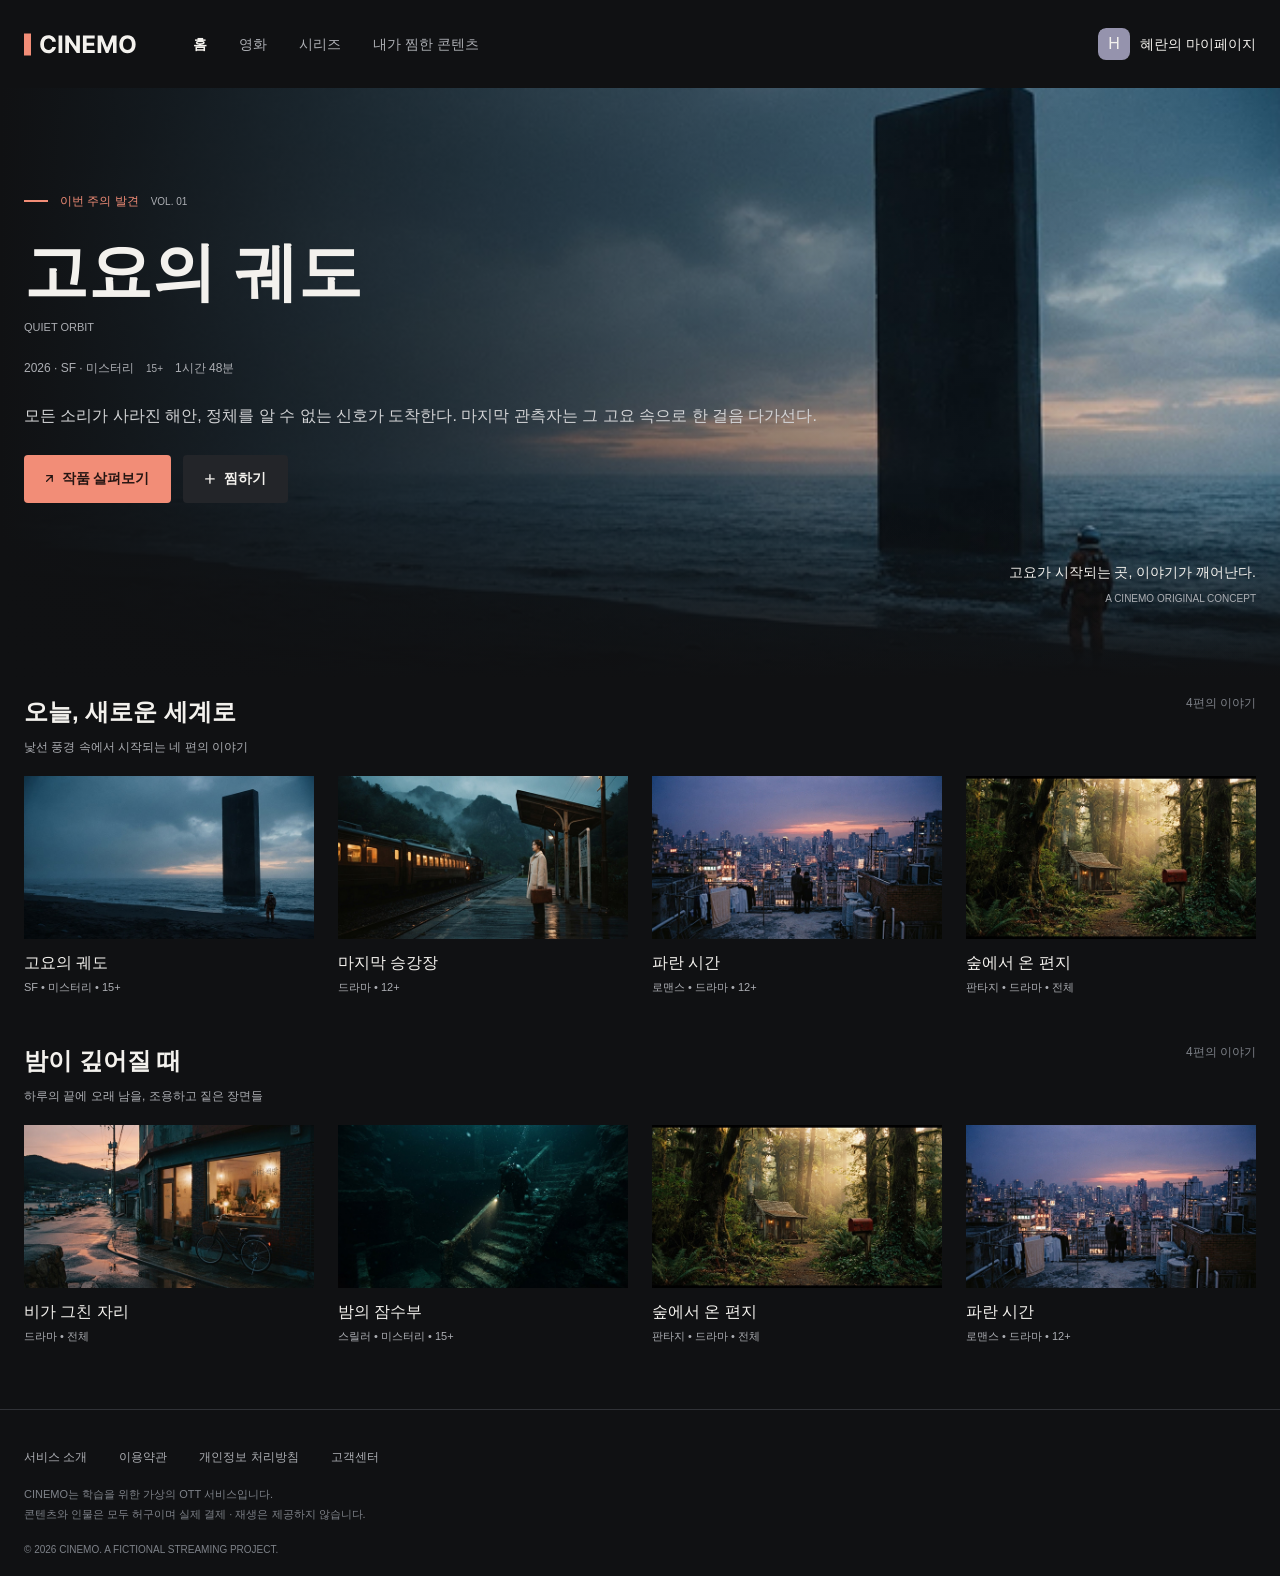
<file: index-min.html>
<!doctype html>
<html lang="ko">
  <head>
    <meta charset="UTF-8" />
    <meta name="viewport" content="width=device-width, initial-scale=1.0" />
    <title>Cinemo - Home</title>
    <link rel="stylesheet" href="styles/reset.css" />
    <link rel="stylesheet" href="./styles/style.css" />
  </head>
  <body>
    <header>
      <div class="container site-header">
        <h1>
          <a href="index-min.html">
            <svg
              width="113"
              height="29"
              viewBox="0 0 113 29"
              fill="none"
              xmlns="http://www.w3.org/2000/svg"
            >
              <g clip-path="url(#clip0_2_7494)">
                <rect y="3.5" width="7" height="22" fill="#F28D77" />
                <path
                  d="M31.9176 11.6562H28.1847C28.1165 11.1733 27.9773 10.7443 27.767 10.3693C27.5568 9.98864 27.2869 9.66477 26.9574 9.39773C26.6278 9.13068 26.2472 8.92614 25.8153 8.78409C25.3892 8.64205 24.9261 8.57102 24.4261 8.57102C23.5227 8.57102 22.7358 8.79545 22.0653 9.24432C21.3949 9.6875 20.875 10.3352 20.5057 11.1875C20.1364 12.0341 19.9517 13.0625 19.9517 14.2727C19.9517 15.517 20.1364 16.5625 20.5057 17.4091C20.8807 18.2557 21.4034 18.8949 22.0739 19.3267C22.7443 19.7585 23.5199 19.9744 24.4006 19.9744C24.8949 19.9744 25.3523 19.9091 25.7727 19.7784C26.1989 19.6477 26.5767 19.4574 26.9062 19.2074C27.2358 18.9517 27.5085 18.642 27.7244 18.2784C27.946 17.9148 28.0994 17.5 28.1847 17.0341L31.9176 17.0511C31.821 17.8523 31.5795 18.625 31.1932 19.3693C30.8125 20.108 30.2983 20.7699 29.6506 21.3551C29.0085 21.9347 28.2415 22.3949 27.3494 22.7358C26.4631 23.071 25.4602 23.2386 24.3409 23.2386C22.7841 23.2386 21.392 22.8864 20.1648 22.1818C18.9432 21.4773 17.9773 20.4574 17.267 19.1222C16.5625 17.7869 16.2102 16.1705 16.2102 14.2727C16.2102 12.3693 16.5682 10.75 17.2841 9.41477C18 8.07955 18.9716 7.0625 20.1989 6.36364C21.4261 5.65909 22.8068 5.30682 24.3409 5.30682C25.3523 5.30682 26.2898 5.44886 27.1534 5.73295C28.0227 6.01705 28.7926 6.43182 29.4631 6.97727C30.1335 7.51704 30.679 8.17898 31.0994 8.96307C31.5256 9.74716 31.7983 10.6449 31.9176 11.6562ZM38.2543 5.54545V23H34.5639V5.54545H38.2543ZM55.8899 5.54545V23H52.7024L45.1087 12.0142H44.9808V23H41.2905V5.54545H44.5291L52.0632 16.5227H52.2166V5.54545H55.8899ZM58.9389 23V5.54545H70.7003V8.58807H62.6293V12.7472H70.0952V15.7898H62.6293V19.9574H70.7344V23H58.9389ZM73.6342 5.54545H78.1854L82.9922 17.2727H83.1967L88.0035 5.54545H92.5547V23H88.9751V11.6392H88.8303L84.3132 22.9148H81.8757L77.3587 11.5966H77.2138V23H73.6342V5.54545ZM111.635 14.2727C111.635 16.1761 111.274 17.7955 110.553 19.1307C109.837 20.4659 108.859 21.4858 107.621 22.1903C106.388 22.8892 105.001 23.2386 103.462 23.2386C101.911 23.2386 100.518 22.8864 99.2855 22.1818C98.0526 21.4773 97.0781 20.4574 96.3622 19.1222C95.6463 17.7869 95.2884 16.1705 95.2884 14.2727C95.2884 12.3693 95.6463 10.75 96.3622 9.41477C97.0781 8.07955 98.0526 7.0625 99.2855 6.36364C100.518 5.65909 101.911 5.30682 103.462 5.30682C105.001 5.30682 106.388 5.65909 107.621 6.36364C108.859 7.0625 109.837 8.07955 110.553 9.41477C111.274 10.75 111.635 12.3693 111.635 14.2727ZM107.893 14.2727C107.893 13.0398 107.709 12 107.339 11.1534C106.976 10.3068 106.462 9.66477 105.797 9.22727C105.132 8.78977 104.354 8.57102 103.462 8.57102C102.57 8.57102 101.791 8.78977 101.126 9.22727C100.462 9.66477 99.9446 10.3068 99.5753 11.1534C99.2116 12 99.0298 13.0398 99.0298 14.2727C99.0298 15.5057 99.2116 16.5455 99.5753 17.392C99.9446 18.2386 100.462 18.8807 101.126 19.3182C101.791 19.7557 102.57 19.9744 103.462 19.9744C104.354 19.9744 105.132 19.7557 105.797 19.3182C106.462 18.8807 106.976 18.2386 107.339 17.392C107.709 16.5455 107.893 15.5057 107.893 14.2727Z"
                  fill="#F3F1ED"
                />
              </g>
              <defs>
                <clipPath id="clip0_2_7494">
                  <rect width="113" height="29" fill="white" />
                </clipPath>
              </defs>
            </svg>
          </a>
        </h1>
        <nav>
          <ul class="service-list">
            <li><a href="index-min.html" class="home">홈</a></li>
            <li><a href="#">영화</a></li>
            <li><a href="#">시리즈</a></li>
            <li><a href="mypage-min.html">내가 찜한 콘텐츠</a></li>
          </ul>
        </nav>
        <div class="page-link-layout">
          <a class="page-link" href="mypage-min.html">
            <span class="mypage-mark">
              <svg
                width="32"
                height="32"
                viewBox="0 0 32 32"
                fill="none"
                xmlns="http://www.w3.org/2000/svg"
              >
                <g clip-path="url(#clip0_2_7967)">
                  <rect width="32" height="32" rx="8" fill="#9593AD" />
                  <circle
                    cx="133.76"
                    cy="28.8801"
                    r="60.3"
                    stroke="#F3F1ED"
                    stroke-opacity="0.313726"
                  />
                  <circle
                    cx="34.2"
                    cy="163.4"
                    r="86.9"
                    stroke="#101113"
                    stroke-opacity="0.188235"
                  />
                  <circle cx="122.74" cy="122.74" r="4.18" fill="#24272D" />
                </g>
                <defs>
                  <clipPath id="clip0_2_7967">
                    <rect width="152" height="152" rx="8" fill="white" />
                  </clipPath>
                </defs>
              </svg>
              <span class="mypage-initial">H</span>
            </span>
            <span class="mypage-text">혜란의 마이페이지</span>
          </a>
        </div>
      </div>
    </header>
    <main>
      <section class="top-layout">
        <div class="top-image">
          <img
            src="assets/Image-quiet-orbit.jpg"
            alt="우주복을 입은 사람이 해변에 서 있고, 바다에는 거대한 검은 기둥이 솟아 있다."
          />
        </div>
        <div class="container main-container">
          <div class="top-content">
            <div class="content-label">
              <span></span>
              <span>이번 주의 발견</span>
              <span>VOL. 01</span>
            </div>
            <div class="content-title">
              <h2>고요의 궤도</h2>
              <span>QUIET ORBIT</span>
            </div>
            <div class="content-meta">
              <span>2026 ∙ SF ∙ 미스터리</span>
              <span>15+</span>
              <span>1시간 48분</span>
            </div>
            <p>
              모든 소리가 사라진 해안, 정체를 알 수 없는 신호가 도착한다. 마지막
              관측자는 그 고요 속으로 한 걸음 다가선다.
            </p>
            <div class="content-buttons">
              <button type="button">
                <svg
                  width="7.5"
                  height="7.5"
                  viewBox="0 0 10 10"
                  fill="none"
                  xmlns="http://www.w3.org/2000/svg"
                >
                  <path
                    d="M8.34877 8.34881V0.850006H0.849976M8.34877 0.850006L0.849976 8.34881"
                    stroke-width="1.7"
                    stroke-linecap="round"
                    stroke="#241512"
                  />
                </svg>

                <span>작품 살펴보기</span>
              </button>
              <button type="button">
                <svg
                  width="10.5"
                  height="10.5"
                  viewBox="0 0 13 13"
                  fill="none"
                  xmlns="http://www.w3.org/2000/svg"
                >
                  <path
                    d="M0.850006 6.10061H6.10061M6.10061 6.10061H11.3512M6.10061 6.10061V0.850006M6.10061 6.10061V11.3512"
                    stroke-width="1.7"
                    stroke-linecap="round"
                    stroke="#F3F1ED"
                  />
                </svg>

                <span>찜하기</span>
              </button>
            </div>
          </div>
          <div class="top-caption">
            <p>고요가 시작되는 곳, 이야기가 깨어난다.</p>
            <p>A CINEMO ORIGINAL CONCEPT</p>
          </div>
        </div>
      </section>
      <div class="container card-layout">
        <div class="card-layout-section">
          <div class="card-section">
            <div class="section-header">
              <h2>오늘, 새로운 세계로</h2>
              <span>4편의 이야기</span>
            </div>
            <p>낯선 풍경 속에서 시작되는 네 편의 이야기</p>
          </div>
          <ul class="card-container">
            <li class="card">
              <img
                src="./assets/Image-quiet-orbit.jpg"
                alt="우주복을 입은 사람이 해변에 서 있고, 바다에는 거대한 검은 기둥이 솟아 있다."
              />
              <div class="card-title">
                <h3>고요의 궤도</h3>
                <p>SF • 미스터리 • 15+</p>
              </div>
            </li>
            <li class="card">
              <img
                src="./assets/Image-last-platform.jpg"
                alt="안개 낀 산속 기차역에서 가방을 든 여성이 열차 앞에 서 있다."
              />
              <div class="card-title">
                <h3>마지막 승강장</h3>
                <p>드라마 • 12+</p>
              </div>
            </li>
            <li class="card">
              <img
                src="./assets/Image-blue-hour.jpg"
                alt="연인이 옥상에 서서 노을 진 도시를 바라보고 있다."
              />
              <div class="card-title">
                <h3>파란 시간</h3>
                <p>로맨스 • 드라마 • 12+</p>
              </div>
            </li>
            <li class="card">
              <img
                src="./assets/Image-forest-letter.jpg"
                alt="햇살이 따뜻하게 비치는 숲속에서 오두막집과 빨간 우체통이 보인다."
              />
              <div class="card-title">
                <h3>숲에서 온 편지</h3>
                <p>판타지 • 드라마 • 전체</p>
              </div>
            </li>
          </ul>
        </div>
        <div class="card-layout-section">
          <div class="card-section">
            <div class="section-header">
              <h2>밤이 깊어질 때</h2>
              <span>4편의 이야기</span>
            </div>
            <p>하루의 끝에 오래 남을, 조용하고 짙은 장면들</p>
          </div>
          <ul class="card-container">
            <li class="card">
              <img
                src="./assets/Image-after-rain.jpg"
                alt="비에 젖은 골목의 책방에서 따뜻한 불빛이 새어 나오고, 앞에는 자전거가 세워져 있다."
              />
              <div class="card-title">
                <h3>비가 그친 자리</h3>
                <p>드라마 • 전체</p>
              </div>
            </li>
            <li class="card">
              <img
                src="./assets/Image-night-diver.jpg"
                alt="잠수부가 어두운 물속의 계단 아래를 손전등으로 비추고 있다."
              />
              <div class="card-title">
                <h3>밤의 잠수부</h3>
                <p>스릴러 • 미스터리 • 15+</p>
              </div>
            </li>
            <li class="card">
              <img
                src="./assets/Image-forest-letter.jpg"
                alt="햇살이 따뜻하게 비치는 숲속에서 오두막집과 빨간 우체통이 보인다."
              />
              <div class="card-title">
                <h3>숲에서 온 편지</h3>
                <p>판타지 • 드라마 • 전체</p>
              </div>
            </li>
            <li class="card">
              <img
                src="./assets/Image-blue-hour.jpg"
                alt="연인이 옥상에 서서 노을 진 도시를 바라보고 있다."
              />
              <div class="card-title">
                <h3>파란 시간</h3>
                <p>로맨스 • 드라마 • 12+</p>
              </div>
            </li>
          </ul>
        </div>
      </div>
    </main>
    <footer>
      <div class="footer-line">
        <div class="container site-footer main-footer">
          <nav>
            <ul class="footer-menu">
              <li><a href="#">서비스 소개</a></li>
              <li><a href="#">이용약관</a></li>
              <li><a href="#">개인정보 처리방침</a></li>
              <li><a href="#">고객센터</a></li>
            </ul>
          </nav>
          <div class="footer-notice">
            <p>CINEMO는 학습을 위한 가상의 OTT 서비스입니다.</p>
            <p>
              콘텐츠와 인물은 모두 허구이며 실제 결제 · 재생은 제공하지
              않습니다.
            </p>
          </div>
          <p class="footer-copyright">
            &copy; 2026 CINEMO. A FICTIONAL STREAMING PROJECT.
          </p>
        </div>
      </div>
    </footer>
  </body>
</html>
</file>
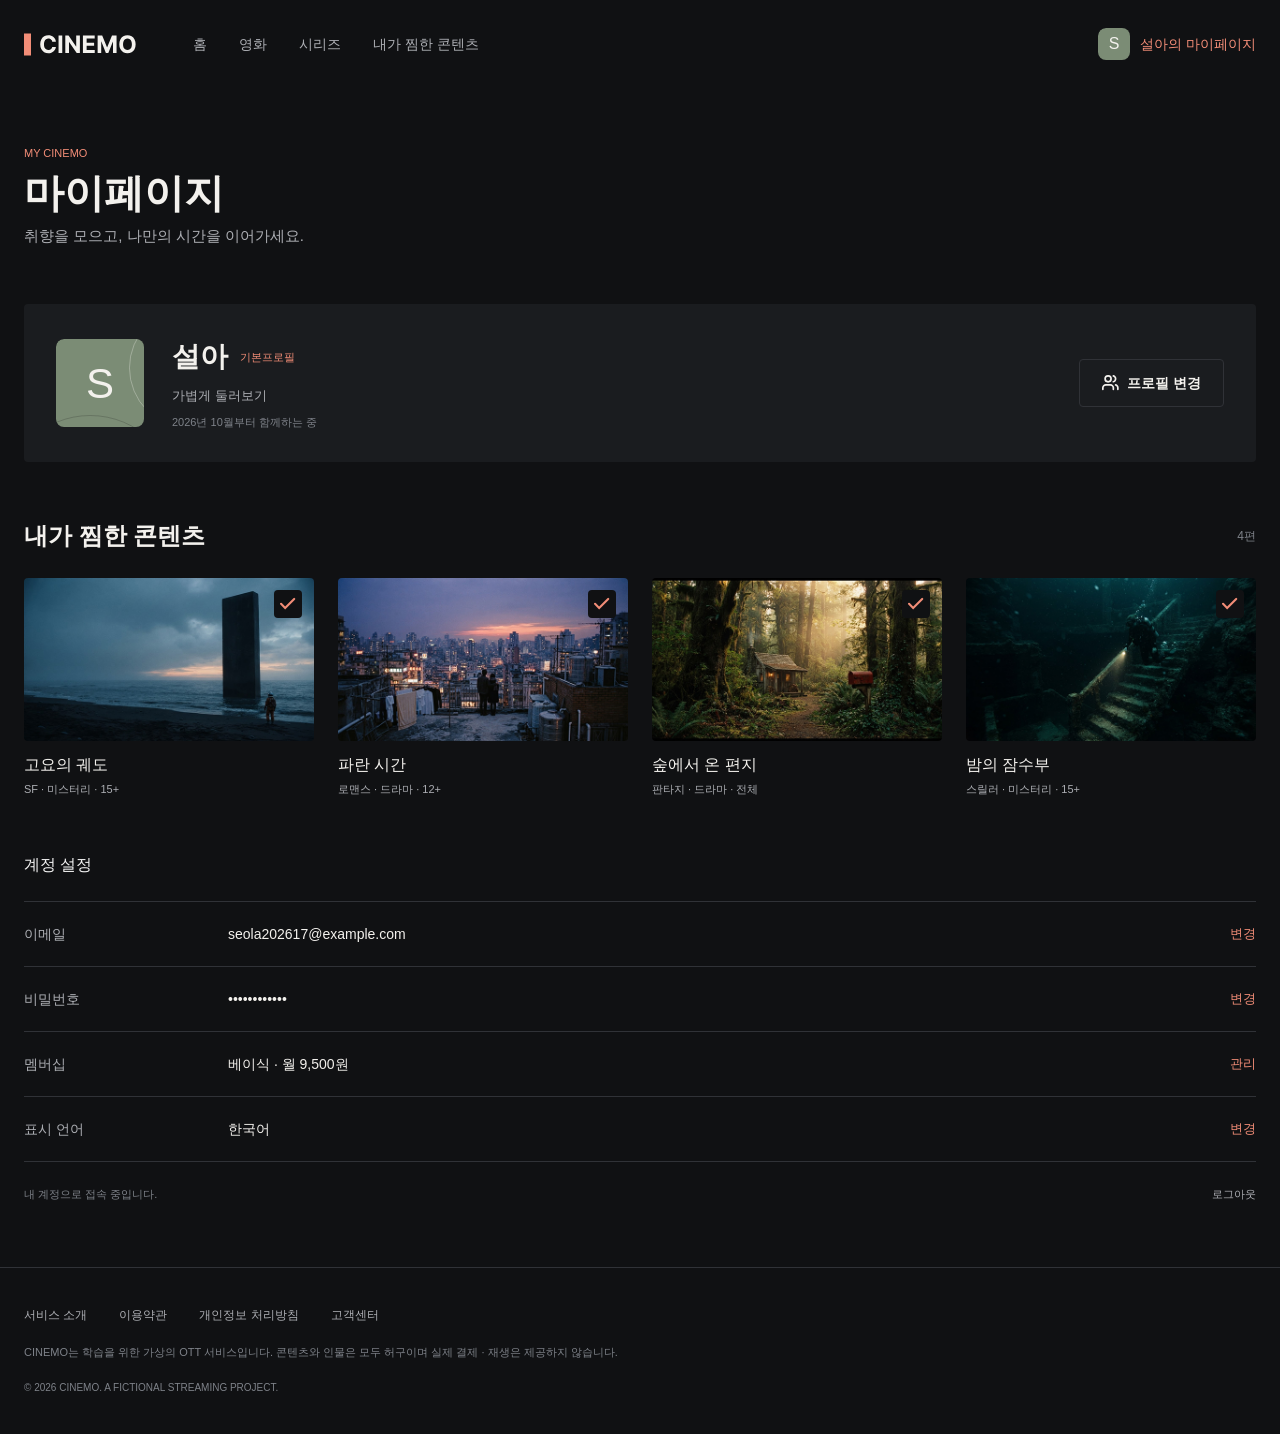
<file: mypage-guest.html>
<!doctype html>
<html lang="ko">
  <head>
    <meta charset="UTF-8" />
    <meta name="viewport" content="width=device-width, initial-scale=1.0" />
    <title>Cinemo - My Page</title>
    <link rel="stylesheet" href="styles/reset.css" />
    <link rel="stylesheet" href="./styles/style.css" />
  </head>
  <body>
    <header>
      <div class="container site-header">
        <h1>
          <a href="index-guest.html">
            <svg
              width="113"
              height="29"
              viewBox="0 0 113 29"
              fill="none"
              xmlns="http://www.w3.org/2000/svg"
            >
              <g clip-path="url(#clip0_2_7494)">
                <rect y="3.5" width="7" height="22" fill="#F28D77" />
                <path
                  d="M31.9176 11.6562H28.1847C28.1165 11.1733 27.9773 10.7443 27.767 10.3693C27.5568 9.98864 27.2869 9.66477 26.9574 9.39773C26.6278 9.13068 26.2472 8.92614 25.8153 8.78409C25.3892 8.64205 24.9261 8.57102 24.4261 8.57102C23.5227 8.57102 22.7358 8.79545 22.0653 9.24432C21.3949 9.6875 20.875 10.3352 20.5057 11.1875C20.1364 12.0341 19.9517 13.0625 19.9517 14.2727C19.9517 15.517 20.1364 16.5625 20.5057 17.4091C20.8807 18.2557 21.4034 18.8949 22.0739 19.3267C22.7443 19.7585 23.5199 19.9744 24.4006 19.9744C24.8949 19.9744 25.3523 19.9091 25.7727 19.7784C26.1989 19.6477 26.5767 19.4574 26.9062 19.2074C27.2358 18.9517 27.5085 18.642 27.7244 18.2784C27.946 17.9148 28.0994 17.5 28.1847 17.0341L31.9176 17.0511C31.821 17.8523 31.5795 18.625 31.1932 19.3693C30.8125 20.108 30.2983 20.7699 29.6506 21.3551C29.0085 21.9347 28.2415 22.3949 27.3494 22.7358C26.4631 23.071 25.4602 23.2386 24.3409 23.2386C22.7841 23.2386 21.392 22.8864 20.1648 22.1818C18.9432 21.4773 17.9773 20.4574 17.267 19.1222C16.5625 17.7869 16.2102 16.1705 16.2102 14.2727C16.2102 12.3693 16.5682 10.75 17.2841 9.41477C18 8.07955 18.9716 7.0625 20.1989 6.36364C21.4261 5.65909 22.8068 5.30682 24.3409 5.30682C25.3523 5.30682 26.2898 5.44886 27.1534 5.73295C28.0227 6.01705 28.7926 6.43182 29.4631 6.97727C30.1335 7.51704 30.679 8.17898 31.0994 8.96307C31.5256 9.74716 31.7983 10.6449 31.9176 11.6562ZM38.2543 5.54545V23H34.5639V5.54545H38.2543ZM55.8899 5.54545V23H52.7024L45.1087 12.0142H44.9808V23H41.2905V5.54545H44.5291L52.0632 16.5227H52.2166V5.54545H55.8899ZM58.9389 23V5.54545H70.7003V8.58807H62.6293V12.7472H70.0952V15.7898H62.6293V19.9574H70.7344V23H58.9389ZM73.6342 5.54545H78.1854L82.9922 17.2727H83.1967L88.0035 5.54545H92.5547V23H88.9751V11.6392H88.8303L84.3132 22.9148H81.8757L77.3587 11.5966H77.2138V23H73.6342V5.54545ZM111.635 14.2727C111.635 16.1761 111.274 17.7955 110.553 19.1307C109.837 20.4659 108.859 21.4858 107.621 22.1903C106.388 22.8892 105.001 23.2386 103.462 23.2386C101.911 23.2386 100.518 22.8864 99.2855 22.1818C98.0526 21.4773 97.0781 20.4574 96.3622 19.1222C95.6463 17.7869 95.2884 16.1705 95.2884 14.2727C95.2884 12.3693 95.6463 10.75 96.3622 9.41477C97.0781 8.07955 98.0526 7.0625 99.2855 6.36364C100.518 5.65909 101.911 5.30682 103.462 5.30682C105.001 5.30682 106.388 5.65909 107.621 6.36364C108.859 7.0625 109.837 8.07955 110.553 9.41477C111.274 10.75 111.635 12.3693 111.635 14.2727ZM107.893 14.2727C107.893 13.0398 107.709 12 107.339 11.1534C106.976 10.3068 106.462 9.66477 105.797 9.22727C105.132 8.78977 104.354 8.57102 103.462 8.57102C102.57 8.57102 101.791 8.78977 101.126 9.22727C100.462 9.66477 99.9446 10.3068 99.5753 11.1534C99.2116 12 99.0298 13.0398 99.0298 14.2727C99.0298 15.5057 99.2116 16.5455 99.5753 17.392C99.9446 18.2386 100.462 18.8807 101.126 19.3182C101.791 19.7557 102.57 19.9744 103.462 19.9744C104.354 19.9744 105.132 19.7557 105.797 19.3182C106.462 18.8807 106.976 18.2386 107.339 17.392C107.709 16.5455 107.893 15.5057 107.893 14.2727Z"
                  fill="#F3F1ED"
                />
              </g>
              <defs>
                <clipPath id="clip0_2_7494">
                  <rect width="113" height="29" fill="white" />
                </clipPath>
              </defs>
            </svg>
          </a>
        </h1>
        <nav>
          <ul class="service-list">
            <li><a href="index-guest.html">홈</a></li>
            <li><a href="#">영화</a></li>
            <li><a href="#">시리즈</a></li>
            <li><a href="#">내가 찜한 콘텐츠</a></li>
          </ul>
        </nav>
        <div class="page-link-layout">
          <a class="page-link mypage-link" href="mypage-guest.html">
            <span class="mypage-mark">
              <svg
                width="32"
                height="32"
                viewBox="0 0 32 32"
                fill="none"
                xmlns="http://www.w3.org/2000/svg"
              >
                <g clip-path="url(#clip0_2_7967)">
                  <rect width="32" height="32" rx="8" fill="#7B8C75" />
                  <circle
                    cx="133.76"
                    cy="28.8801"
                    r="60.3"
                    stroke="#F3F1ED"
                    stroke-opacity="0.313726"
                  />
                  <circle
                    cx="34.2"
                    cy="163.4"
                    r="86.9"
                    stroke="#101113"
                    stroke-opacity="0.188235"
                  />
                  <circle cx="122.74" cy="122.74" r="4.18" fill="#24272D" />
                </g>
                <defs>
                  <clipPath id="clip0_2_7967">
                    <rect width="152" height="152" rx="8" fill="white" />
                  </clipPath>
                </defs>
              </svg>
              <span class="mypage-initial">S</span>
            </span>
            <span class="mypage-text">설아의 마이페이지</span>
          </a>
        </div>
      </div>
    </header>
    <main>
      <div class="container mypage-main">
        <div class="mypage-big">
          <p class="mycinemo">MY CINEMO</p>
          <h2>마이페이지</h2>
          <p>취향을 모으고, 나만의 시간을 이어가세요.</p>
        </div>
        <div id="mypage-profile">
          <div class="profile-info">
            <div class="avatar-wrap">
              <svg
                width="88"
                height="88"
                viewBox="0 0 88 88"
                fill="none"
                xmlns="http://www.w3.org/2000/svg"
              >
                <g clip-path="url(#clip0_profile_avatar)">
                  <rect width="88" height="88" rx="8" fill="#7B8C75" />
                  <circle
                    cx="133.76"
                    cy="28.8801"
                    r="60.3"
                    stroke="#F3F1ED"
                    stroke-opacity="0.313726"
                  />
                  <circle
                    cx="34.2"
                    cy="163.4"
                    r="86.9"
                    stroke="#101113"
                    stroke-opacity="0.188235"
                  />
                  <circle cx="122.74" cy="122.74" r="4.18" fill="#24272D" />
                </g>
                <defs>
                  <clipPath id="clip0_profile_avatar">
                    <rect width="152" height="152" rx="8" fill="white" />
                  </clipPath>
                </defs>
              </svg>
              <span class="avatar-text">S</span>
            </div>

            <div class="profile-text-wrap">
              <h3>
                <span>설아</span>
                <span class="profile">기본프로필</span>
              </h3>
              <p>가볍게 둘러보기</p>
              <p class="together">2026년 10월부터 함께하는 중</p>
            </div>
          </div>
          <div class="profile-info-buttom-layout">
            <div class="date">
              <span>2016.10 가입</span>
            </div>
            <a href="./profile.html" class="profile-change">
              <svg
                width="17"
                height="16"
                viewBox="0 0 17 16"
                fill="none"
                xmlns="http://www.w3.org/2000/svg"
              >
                <path
                  d="M11.3508 14.35V12.85C11.3508 12.0543 11.0347 11.2913 10.4721 10.7287C9.90941 10.166 9.14629 9.84998 8.35058 9.84998H3.85022C3.0545 9.84998 2.29138 10.166 1.72873 10.7287C1.16607 11.2913 0.849976 12.0543 0.849976 12.85V14.35M11.3508 0.945923C11.9942 1.1127 12.564 1.48837 12.9707 2.01397C13.3775 2.53957 13.5981 3.18534 13.5981 3.84992C13.5981 4.51451 13.3775 5.16028 12.9707 5.68588C12.564 6.21147 11.9942 6.58715 11.3508 6.75392M15.8512 14.3499V12.8499C15.8507 12.1852 15.6294 11.5395 15.2221 11.0141C14.8149 10.4888 14.2446 10.1136 13.601 9.94739M9.10064 3.84998C9.10064 5.50683 7.75738 6.84998 6.1004 6.84998C4.44341 6.84998 3.10016 5.50683 3.10016 3.84998C3.10016 2.19312 4.44341 0.849976 6.1004 0.849976C7.75738 0.849976 9.10064 2.19312 9.10064 3.84998Z"
                  stroke-width="1.7"
                  stroke-linecap="round"
                  stroke="#F3F1ED"
                />
              </svg>

              <span>프로필 변경</span>
            </a>
          </div>
        </div>
        <section class="mycontent">
          <div class="mycontent-header">
            <h2>내가 찜한 콘텐츠</h2>
            <span>4편</span>
          </div>
          <div class="mycontent-list">
            <div class="mycontent-card">
              <div class="content-card-image">
                <img
                  src="./assets/Image-quiet-orbit.jpg"
                  alt="흐린 하늘 아래 바다가 펼쳐져 있고, 그 위에 우뚝 솟아오른 큰 네모난 바위 하나와 성인 한명이 서있다."
                />
                <input
                  type="checkbox"
                  id="favorite1"
                  class="favorite-input"
                  checked
                />
                <label for="favorite1" class="favorite-label">
                  <svg
                    width="13"
                    height="10"
                    viewBox="0 0 13 10"
                    fill="none"
                    xmlns="http://www.w3.org/2000/svg"
                  >
                    <path
                      d="M11.5156 0.849976L4.18301 8.18278L0.850006 4.84968"
                      stroke-width="1.7"
                      stroke-linecap="round"
                      stroke="#F28D77"
                    />
                  </svg>
                </label>
              </div>

              <div class="content-card-text">
                <h3>고요의 궤도</h3>
                <span>SF ∙ 미스터리 ∙ 15+</span>
              </div>
            </div>
            <div class="mycontent-card">
              <div class="content-card-image">
                <img
                  src="./assets/Image-blue-hour.jpg"
                  alt="보라빛 구름과 그 사이에서 보이는 주홍빛으로 노을 진 하늘 아래 반짝이는 수많은 건물들을 발 아래 두고 옥상 위에 서 있는 커플 한쌍"
                />
                <input
                  type="checkbox"
                  id="favorite2"
                  class="favorite-input"
                  checked
                />
                <label for="favorite2" class="favorite-label">
                  <svg
                    width="13"
                    height="10"
                    viewBox="0 0 13 10"
                    fill="none"
                    xmlns="http://www.w3.org/2000/svg"
                  >
                    <path
                      d="M11.5156 0.849976L4.18301 8.18278L0.850006 4.84968"
                      stroke-width="1.7"
                      stroke-linecap="round"
                      stroke="#F28D77"
                    />
                  </svg>
                </label>
              </div>
              <div class="content-card-text">
                <h3>파란 시간</h3>
                <span>로맨스 ∙ 드라마 ∙ 12+</span>
              </div>
            </div>
            <div class="mycontent-card">
              <div class="content-card-image">
                <img
                  src="./assets/Image-forest-letter.jpg"
                  alt="나무가 무성한 숲 속에 오두막 한채가 빛을 받고 있다 그 앞으로 우뚝 솟아있는 우체통이 있다"
                />
                <input
                  type="checkbox"
                  id="favorite3"
                  class="favorite-input"
                  checked
                />
                <label for="favorite3" class="favorite-label">
                  <svg
                    width="13"
                    height="10"
                    viewBox="0 0 13 10"
                    fill="none"
                    xmlns="http://www.w3.org/2000/svg"
                  >
                    <path
                      d="M11.5156 0.849976L4.18301 8.18278L0.850006 4.84968"
                      stroke-width="1.7"
                      stroke-linecap="round"
                      stroke="#F28D77"
                    />
                  </svg>
                </label>
              </div>
              <div class="content-card-text">
                <h3>숲에서 온 편지</h3>
                <span>판타지 ∙ 드라마 ∙ 전체</span>
              </div>
            </div>
            <div class="mycontent-card">
              <div class="content-card-image">
                <img
                  src="./assets/Image-night-diver.jpg"
                  alt="깊은 해수 속에 위치한 낡은 건물 계단에서 산수통을 등에 지고 내려가는 잠수부 한명"
                />
                <input
                  type="checkbox"
                  id="favorite4"
                  class="favorite-input"
                  checked
                />
                <label for="favorite4" class="favorite-label">
                  <svg
                    width="13"
                    height="10"
                    viewBox="0 0 13 10"
                    fill="none"
                    xmlns="http://www.w3.org/2000/svg"
                  >
                    <path
                      d="M11.5156 0.849976L4.18301 8.18278L0.850006 4.84968"
                      stroke-width="1.7"
                      stroke-linecap="round"
                      stroke="#F28D77"
                    />
                  </svg>
                </label>
              </div>
              <div class="content-card-text">
                <h3>밤의 잠수부</h3>
                <span>스릴러 ∙ 미스터리 ∙ 15+</span>
              </div>
            </div>
          </div>
        </section>
        <section class="account-setting">
          <h2>계정 설정</h2>
          <ul class="setting-list">
            <li class="setting-row row-first">
              <dl>
                <dt>이메일</dt>
                <dd>seola202617@example.com</dd>
              </dl>
              <button type="button" aria-label="이메일 변경">변경</button>
            </li>
            <li class="setting-row">
              <dl>
                <dt>비밀번호</dt>
                <dd>••••••••••••</dd>
              </dl>
              <button type="button" aria-label="비밀번호 변경">변경</button>
            </li>
            <li class="setting-row">
              <dl>
                <dt>멤버십</dt>
                <dd>베이식 · 월 9,500원</dd>
              </dl>
              <button type="button" aria-label="멤버십 변경">관리</button>
            </li>
            <li class="setting-row">
              <dl>
                <dt>표시 언어</dt>
                <dd>한국어</dd>
              </dl>
              <button type="button" aria-label="표시 언어 변경">변경</button>
            </li>
          </ul>
          <div class="setting-footer">
            <p>내 계정으로 접속 중입니다.</p>
            <div><a href="profile.html">로그아웃</a></div>
          </div>
        </section>
      </div>
    </main>
    <footer>
      <div class="footer-line">
        <div class="container site-footer main-footer">
          <nav>
            <ul class="footer-menu">
              <li><a href="#">서비스 소개</a></li>
              <li><a href="#">이용약관</a></li>
              <li><a href="#">개인정보 처리방침</a></li>
              <li><a href="#">고객센터</a></li>
            </ul>
          </nav>
          <div class="footer-notice">
            <span>CINEMO는 학습을 위한 가상의 OTT 서비스입니다.</span>
            <span
              >콘텐츠와 인물은 모두 허구이며 실제 결제 · 재생은 제공하지
              않습니다.
            </span>
          </div>
          <p class="footer-copyright">
            &copy; 2026 CINEMO. A FICTIONAL STREAMING PROJECT.
          </p>
        </div>
      </div>
    </footer>
  </body>
</html>
</file>
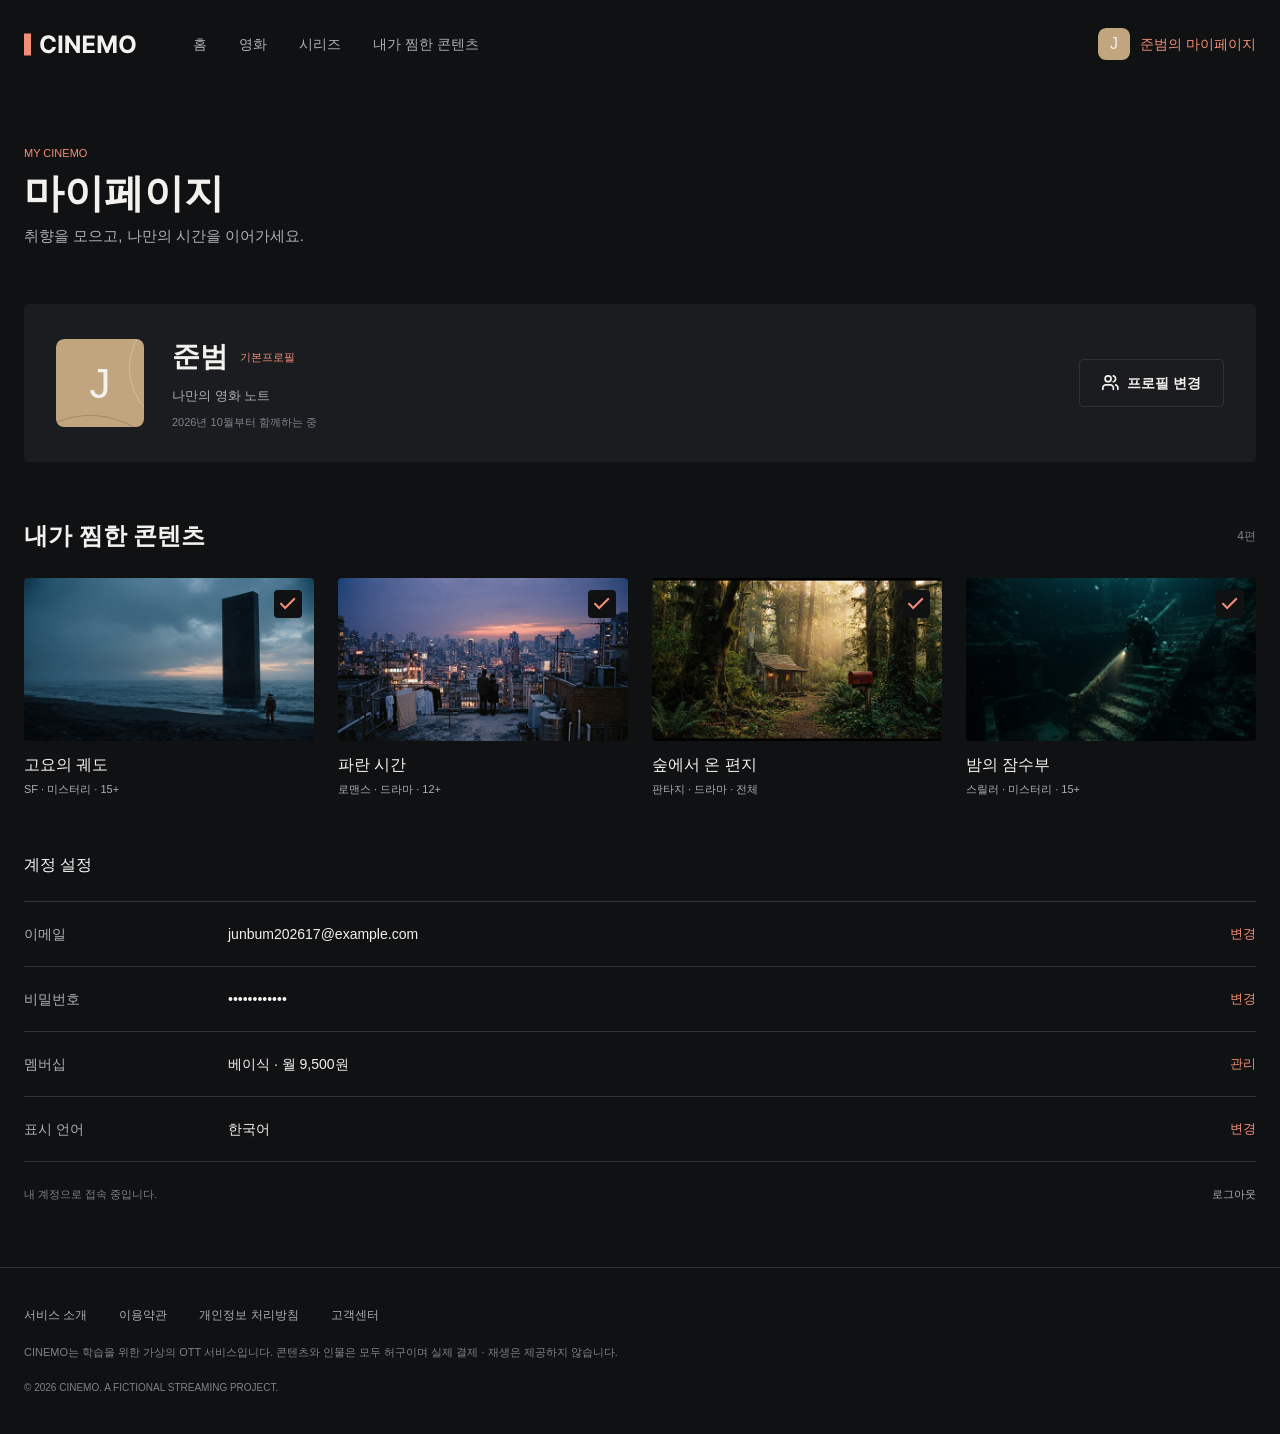
<file: mypage-jiho.html>
<!doctype html>
<html lang="ko">
  <head>
    <meta charset="UTF-8" />
    <meta name="viewport" content="width=device-width, initial-scale=1.0" />
    <title>Cinemo - My Page</title>
    <link rel="stylesheet" href="styles/reset.css" />
    <link rel="stylesheet" href="./styles/style.css" />
  </head>
  <body>
    <header>
      <div class="container site-header">
        <h1>
          <a href="index-jiho.html">
            <svg
              width="113"
              height="29"
              viewBox="0 0 113 29"
              fill="none"
              xmlns="http://www.w3.org/2000/svg"
            >
              <g clip-path="url(#clip0_2_7494)">
                <rect y="3.5" width="7" height="22" fill="#F28D77" />
                <path
                  d="M31.9176 11.6562H28.1847C28.1165 11.1733 27.9773 10.7443 27.767 10.3693C27.5568 9.98864 27.2869 9.66477 26.9574 9.39773C26.6278 9.13068 26.2472 8.92614 25.8153 8.78409C25.3892 8.64205 24.9261 8.57102 24.4261 8.57102C23.5227 8.57102 22.7358 8.79545 22.0653 9.24432C21.3949 9.6875 20.875 10.3352 20.5057 11.1875C20.1364 12.0341 19.9517 13.0625 19.9517 14.2727C19.9517 15.517 20.1364 16.5625 20.5057 17.4091C20.8807 18.2557 21.4034 18.8949 22.0739 19.3267C22.7443 19.7585 23.5199 19.9744 24.4006 19.9744C24.8949 19.9744 25.3523 19.9091 25.7727 19.7784C26.1989 19.6477 26.5767 19.4574 26.9062 19.2074C27.2358 18.9517 27.5085 18.642 27.7244 18.2784C27.946 17.9148 28.0994 17.5 28.1847 17.0341L31.9176 17.0511C31.821 17.8523 31.5795 18.625 31.1932 19.3693C30.8125 20.108 30.2983 20.7699 29.6506 21.3551C29.0085 21.9347 28.2415 22.3949 27.3494 22.7358C26.4631 23.071 25.4602 23.2386 24.3409 23.2386C22.7841 23.2386 21.392 22.8864 20.1648 22.1818C18.9432 21.4773 17.9773 20.4574 17.267 19.1222C16.5625 17.7869 16.2102 16.1705 16.2102 14.2727C16.2102 12.3693 16.5682 10.75 17.2841 9.41477C18 8.07955 18.9716 7.0625 20.1989 6.36364C21.4261 5.65909 22.8068 5.30682 24.3409 5.30682C25.3523 5.30682 26.2898 5.44886 27.1534 5.73295C28.0227 6.01705 28.7926 6.43182 29.4631 6.97727C30.1335 7.51704 30.679 8.17898 31.0994 8.96307C31.5256 9.74716 31.7983 10.6449 31.9176 11.6562ZM38.2543 5.54545V23H34.5639V5.54545H38.2543ZM55.8899 5.54545V23H52.7024L45.1087 12.0142H44.9808V23H41.2905V5.54545H44.5291L52.0632 16.5227H52.2166V5.54545H55.8899ZM58.9389 23V5.54545H70.7003V8.58807H62.6293V12.7472H70.0952V15.7898H62.6293V19.9574H70.7344V23H58.9389ZM73.6342 5.54545H78.1854L82.9922 17.2727H83.1967L88.0035 5.54545H92.5547V23H88.9751V11.6392H88.8303L84.3132 22.9148H81.8757L77.3587 11.5966H77.2138V23H73.6342V5.54545ZM111.635 14.2727C111.635 16.1761 111.274 17.7955 110.553 19.1307C109.837 20.4659 108.859 21.4858 107.621 22.1903C106.388 22.8892 105.001 23.2386 103.462 23.2386C101.911 23.2386 100.518 22.8864 99.2855 22.1818C98.0526 21.4773 97.0781 20.4574 96.3622 19.1222C95.6463 17.7869 95.2884 16.1705 95.2884 14.2727C95.2884 12.3693 95.6463 10.75 96.3622 9.41477C97.0781 8.07955 98.0526 7.0625 99.2855 6.36364C100.518 5.65909 101.911 5.30682 103.462 5.30682C105.001 5.30682 106.388 5.65909 107.621 6.36364C108.859 7.0625 109.837 8.07955 110.553 9.41477C111.274 10.75 111.635 12.3693 111.635 14.2727ZM107.893 14.2727C107.893 13.0398 107.709 12 107.339 11.1534C106.976 10.3068 106.462 9.66477 105.797 9.22727C105.132 8.78977 104.354 8.57102 103.462 8.57102C102.57 8.57102 101.791 8.78977 101.126 9.22727C100.462 9.66477 99.9446 10.3068 99.5753 11.1534C99.2116 12 99.0298 13.0398 99.0298 14.2727C99.0298 15.5057 99.2116 16.5455 99.5753 17.392C99.9446 18.2386 100.462 18.8807 101.126 19.3182C101.791 19.7557 102.57 19.9744 103.462 19.9744C104.354 19.9744 105.132 19.7557 105.797 19.3182C106.462 18.8807 106.976 18.2386 107.339 17.392C107.709 16.5455 107.893 15.5057 107.893 14.2727Z"
                  fill="#F3F1ED"
                />
              </g>
              <defs>
                <clipPath id="clip0_2_7494">
                  <rect width="113" height="29" fill="white" />
                </clipPath>
              </defs>
            </svg>
          </a>
        </h1>
        <nav>
          <ul class="service-list">
            <li><a href="index-jiho.html">홈</a></li>
            <li><a href="#">영화</a></li>
            <li><a href="#">시리즈</a></li>
            <li><a href="#">내가 찜한 콘텐츠</a></li>
          </ul>
        </nav>
        <div class="page-link-layout">
          <a class="page-link mypage-link" href="mypage-jiho.html">
            <span class="mypage-mark">
              <svg
                width="32"
                height="32"
                viewBox="0 0 32 32"
                fill="none"
                xmlns="http://www.w3.org/2000/svg"
              >
                <g clip-path="url(#clip0_2_7967)">
                  <rect width="32" height="32" rx="8" fill="#C0A57E" />
                  <circle
                    cx="133.76"
                    cy="28.8801"
                    r="60.3"
                    stroke="#F3F1ED"
                    stroke-opacity="0.313726"
                  />
                  <circle
                    cx="34.2"
                    cy="163.4"
                    r="86.9"
                    stroke="#101113"
                    stroke-opacity="0.188235"
                  />
                  <circle cx="122.74" cy="122.74" r="4.18" fill="#24272D" />
                </g>
                <defs>
                  <clipPath id="clip0_2_7967">
                    <rect width="152" height="152" rx="8" fill="white" />
                  </clipPath>
                </defs>
              </svg>

              <span class="mypage-initial">J</span>
            </span>
            <span class="mypage-text">준범의 마이페이지</span>
          </a>
        </div>
      </div>
    </header>
    <main>
      <div class="container mypage-main">
        <div class="mypage-big">
          <p class="mycinemo">MY CINEMO</p>
          <h2>마이페이지</h2>
          <p>취향을 모으고, 나만의 시간을 이어가세요.</p>
        </div>
        <div id="mypage-profile">
          <div class="profile-info">
            <div class="avatar-wrap">
              <svg
                width="88"
                height="88"
                viewBox="0 0 88 88"
                fill="none"
                xmlns="http://www.w3.org/2000/svg"
              >
                <g clip-path="url(#clip0_2_7967)">
                  <rect width="88" height="88" rx="8" fill="#C0A57E" />
                  <circle
                    cx="133.76"
                    cy="28.8801"
                    r="60.3"
                    stroke="#F3F1ED"
                    stroke-opacity="0.313726"
                  />
                  <circle
                    cx="34.2"
                    cy="163.4"
                    r="86.9"
                    stroke="#101113"
                    stroke-opacity="0.188235"
                  />
                  <circle cx="122.74" cy="122.74" r="4.18" fill="#24272D" />
                </g>
                <defs>
                  <clipPath id="clip0_2_7967">
                    <rect width="152" height="152" rx="8" fill="white" />
                  </clipPath>
                </defs>
              </svg>

              <span class="avatar-text">J</span>
            </div>

            <div class="profile-text-wrap">
              <h3>
                <span>준범</span>
                <span class="profile">기본프로필</span>
              </h3>
              <p>나만의 영화 노트</p>
              <p class="together">2026년 10월부터 함께하는 중</p>
            </div>
          </div>
          <div class="profile-info-buttom-layout">
            <div class="date">
              <span>2016.10 가입</span>
            </div>
            <a href="./profile.html" class="profile-change">
              <svg
                width="17"
                height="16"
                viewBox="0 0 17 16"
                fill="none"
                xmlns="http://www.w3.org/2000/svg"
              >
                <path
                  d="M11.3508 14.35V12.85C11.3508 12.0543 11.0347 11.2913 10.4721 10.7287C9.90941 10.166 9.14629 9.84998 8.35058 9.84998H3.85022C3.0545 9.84998 2.29138 10.166 1.72873 10.7287C1.16607 11.2913 0.849976 12.0543 0.849976 12.85V14.35M11.3508 0.945923C11.9942 1.1127 12.564 1.48837 12.9707 2.01397C13.3775 2.53957 13.5981 3.18534 13.5981 3.84992C13.5981 4.51451 13.3775 5.16028 12.9707 5.68588C12.564 6.21147 11.9942 6.58715 11.3508 6.75392M15.8512 14.3499V12.8499C15.8507 12.1852 15.6294 11.5395 15.2221 11.0141C14.8149 10.4888 14.2446 10.1136 13.601 9.94739M9.10064 3.84998C9.10064 5.50683 7.75738 6.84998 6.1004 6.84998C4.44341 6.84998 3.10016 5.50683 3.10016 3.84998C3.10016 2.19312 4.44341 0.849976 6.1004 0.849976C7.75738 0.849976 9.10064 2.19312 9.10064 3.84998Z"
                  stroke-width="1.7"
                  stroke-linecap="round"
                  stroke="#F3F1ED"
                />
              </svg>

              <span>프로필 변경</span>
            </a>
          </div>
        </div>
        <section class="mycontent">
          <div class="mycontent-header">
            <h2>내가 찜한 콘텐츠</h2>
            <span>4편</span>
          </div>
          <div class="mycontent-list">
            <div class="mycontent-card">
              <div class="content-card-image">
                <img
                  src="./assets/Image-quiet-orbit.jpg"
                  alt="흐린 하늘 아래 바다가 펼쳐져 있고, 그 위에 우뚝 솟아오른 큰 네모난 바위 하나와 성인 한명이 서있다."
                />
                <input
                  type="checkbox"
                  id="favorite1"
                  class="favorite-input"
                  checked
                />
                <label for="favorite1" class="favorite-label">
                  <svg
                    width="13"
                    height="10"
                    viewBox="0 0 13 10"
                    fill="none"
                    xmlns="http://www.w3.org/2000/svg"
                  >
                    <path
                      d="M11.5156 0.849976L4.18301 8.18278L0.850006 4.84968"
                      stroke-width="1.7"
                      stroke-linecap="round"
                      stroke="#F28D77"
                    />
                  </svg>
                </label>
              </div>

              <div class="content-card-text">
                <h3>고요의 궤도</h3>
                <span>SF ∙ 미스터리 ∙ 15+</span>
              </div>
            </div>
            <div class="mycontent-card">
              <div class="content-card-image">
                <img
                  src="./assets/Image-blue-hour.jpg"
                  alt="보라빛 구름과 그 사이에서 보이는 주홍빛으로 노을 진 하늘 아래 반짝이는 수많은 건물들을 발 아래 두고 옥상 위에 서 있는 커플 한쌍"
                />
                <input
                  type="checkbox"
                  id="favorite2"
                  class="favorite-input"
                  checked
                />
                <label for="favorite2" class="favorite-label">
                  <svg
                    width="13"
                    height="10"
                    viewBox="0 0 13 10"
                    fill="none"
                    xmlns="http://www.w3.org/2000/svg"
                  >
                    <path
                      d="M11.5156 0.849976L4.18301 8.18278L0.850006 4.84968"
                      stroke-width="1.7"
                      stroke-linecap="round"
                      stroke="#F28D77"
                    />
                  </svg>
                </label>
              </div>
              <div class="content-card-text">
                <h3>파란 시간</h3>
                <span>로맨스 ∙ 드라마 ∙ 12+</span>
              </div>
            </div>
            <div class="mycontent-card">
              <div class="content-card-image">
                <img
                  src="./assets/Image-forest-letter.jpg"
                  alt="나무가 무성한 숲 속에 오두막 한채가 빛을 받고 있다 그 앞으로 우뚝 솟아있는 우체통이 있다"
                />
                <input
                  type="checkbox"
                  id="favorite3"
                  class="favorite-input"
                  checked
                />
                <label for="favorite3" class="favorite-label">
                  <svg
                    width="13"
                    height="10"
                    viewBox="0 0 13 10"
                    fill="none"
                    xmlns="http://www.w3.org/2000/svg"
                  >
                    <path
                      d="M11.5156 0.849976L4.18301 8.18278L0.850006 4.84968"
                      stroke-width="1.7"
                      stroke-linecap="round"
                      stroke="#F28D77"
                    />
                  </svg>
                </label>
              </div>
              <div class="content-card-text">
                <h3>숲에서 온 편지</h3>
                <span>판타지 ∙ 드라마 ∙ 전체</span>
              </div>
            </div>
            <div class="mycontent-card">
              <div class="content-card-image">
                <img
                  src="./assets/Image-night-diver.jpg"
                  alt="깊은 해수 속에 위치한 낡은 건물 계단에서 산수통을 등에 지고 내려가는 잠수부 한명"
                />
                <input
                  type="checkbox"
                  id="favorite4"
                  class="favorite-input"
                  checked
                />
                <label for="favorite4" class="favorite-label">
                  <svg
                    width="13"
                    height="10"
                    viewBox="0 0 13 10"
                    fill="none"
                    xmlns="http://www.w3.org/2000/svg"
                  >
                    <path
                      d="M11.5156 0.849976L4.18301 8.18278L0.850006 4.84968"
                      stroke-width="1.7"
                      stroke-linecap="round"
                      stroke="#F28D77"
                    />
                  </svg>
                </label>
              </div>
              <div class="content-card-text">
                <h3>밤의 잠수부</h3>
                <span>스릴러 ∙ 미스터리 ∙ 15+</span>
              </div>
            </div>
          </div>
        </section>
        <section class="account-setting">
          <h2>계정 설정</h2>
          <ul class="setting-list">
            <li class="setting-row row-first">
              <dl>
                <dt>이메일</dt>
                <dd>junbum202617@example.com</dd>
              </dl>
              <button type="button" aria-label="이메일 변경">변경</button>
            </li>
            <li class="setting-row">
              <dl>
                <dt>비밀번호</dt>
                <dd>••••••••••••</dd>
              </dl>
              <button type="button" aria-label="비밀번호 변경">변경</button>
            </li>
            <li class="setting-row">
              <dl>
                <dt>멤버십</dt>
                <dd>베이식 · 월 9,500원</dd>
              </dl>
              <button type="button" aria-label="멤버십 변경">관리</button>
            </li>
            <li class="setting-row">
              <dl>
                <dt>표시 언어</dt>
                <dd>한국어</dd>
              </dl>
              <button type="button" aria-label="표시 언어 변경">변경</button>
            </li>
          </ul>
          <div class="setting-footer">
            <p>내 계정으로 접속 중입니다.</p>
            <div><a href="profile.html">로그아웃</a></div>
          </div>
        </section>
      </div>
    </main>
    <footer>
      <div class="footer-line">
        <div class="container site-footer main-footer">
          <nav>
            <ul class="footer-menu">
              <li><a href="#">서비스 소개</a></li>
              <li><a href="#">이용약관</a></li>
              <li><a href="#">개인정보 처리방침</a></li>
              <li><a href="#">고객센터</a></li>
            </ul>
          </nav>
          <p class="footer-notice">
            <span>CINEMO는 학습을 위한 가상의 OTT 서비스입니다.</span>
            <span
              >콘텐츠와 인물은 모두 허구이며 실제 결제 · 재생은 제공하지
              않습니다.</span
            >
          </p>
          <p class="footer-copyright">
            &copy; 2026 CINEMO. A FICTIONAL STREAMING PROJECT.
          </p>
        </div>
      </div>
    </footer>
  </body>
</html>
</file>
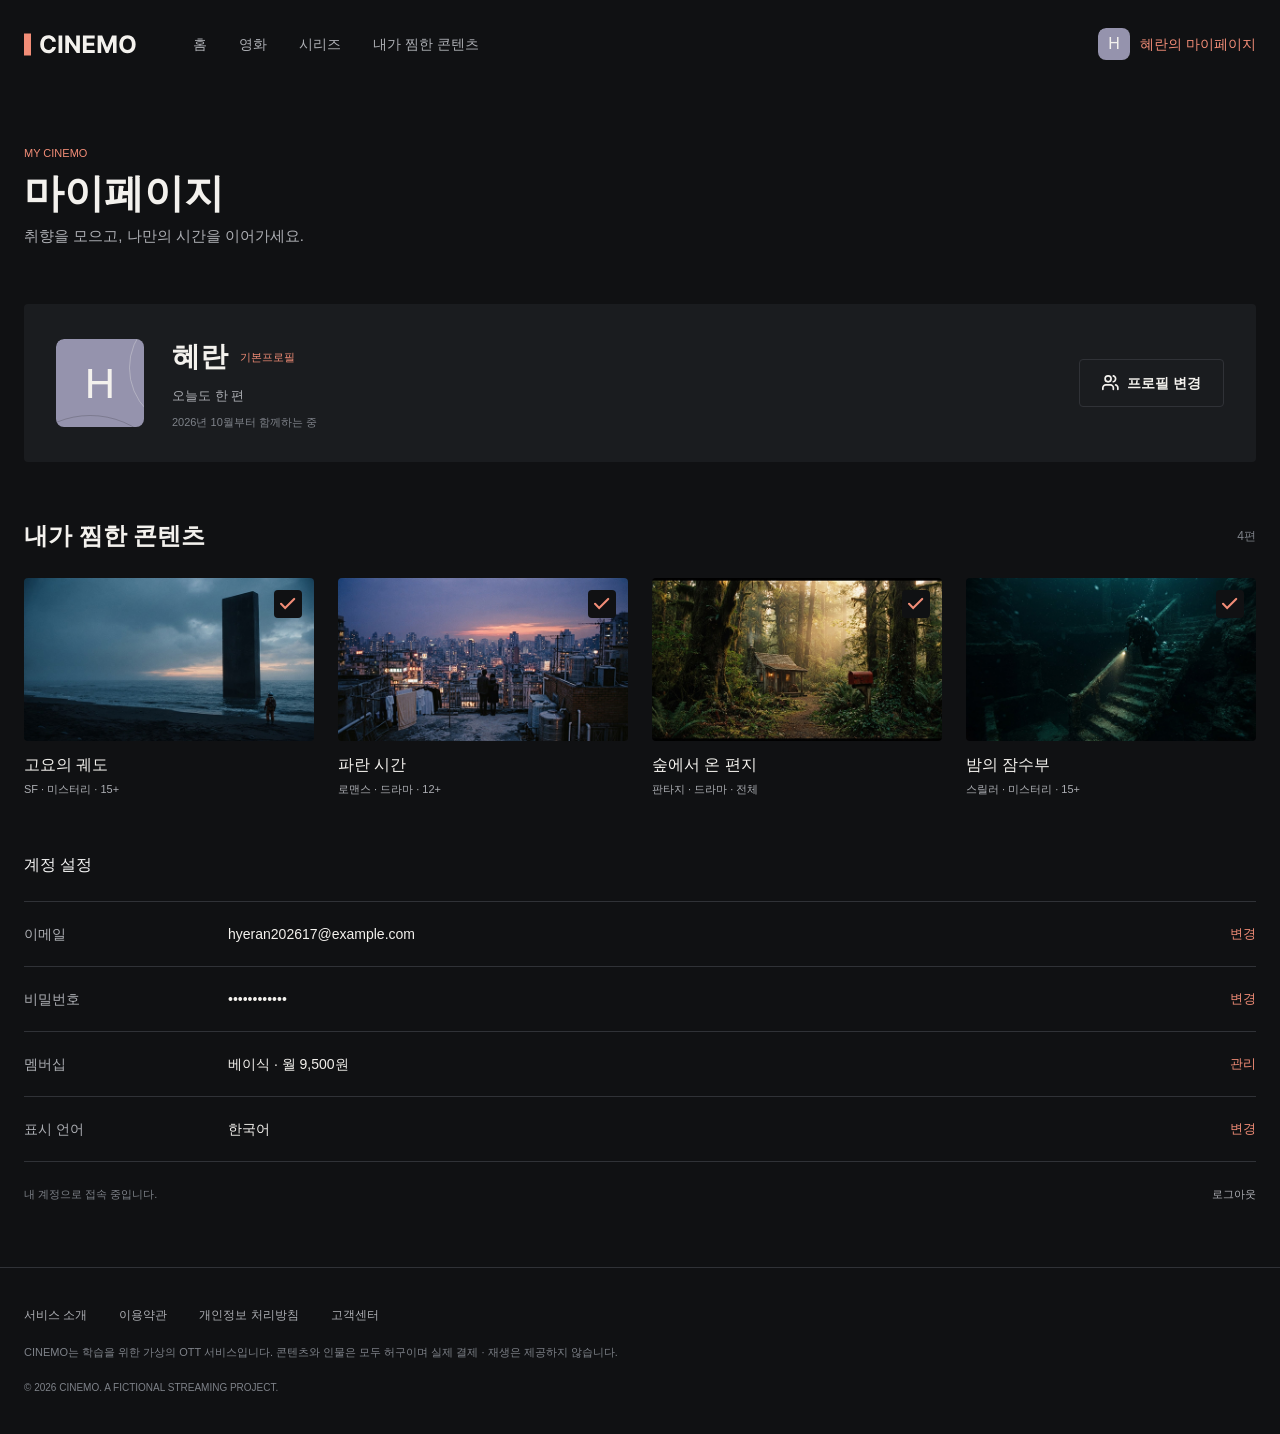
<file: mypage-min.html>
<!doctype html>
<html lang="ko">
  <head>
    <meta charset="UTF-8" />
    <meta name="viewport" content="width=device-width, initial-scale=1.0" />
    <title>Cinemo - My Page</title>
    <link rel="stylesheet" href="styles/reset.css" />
    <link rel="stylesheet" href="./styles/style.css" />
  </head>
  <body>
    <header>
      <div class="container site-header">
        <h1>
          <a href="index-min.html">
            <svg
              width="113"
              height="29"
              viewBox="0 0 113 29"
              fill="none"
              xmlns="http://www.w3.org/2000/svg"
            >
              <g clip-path="url(#clip0_2_7494)">
                <rect y="3.5" width="7" height="22" fill="#F28D77" />
                <path
                  d="M31.9176 11.6562H28.1847C28.1165 11.1733 27.9773 10.7443 27.767 10.3693C27.5568 9.98864 27.2869 9.66477 26.9574 9.39773C26.6278 9.13068 26.2472 8.92614 25.8153 8.78409C25.3892 8.64205 24.9261 8.57102 24.4261 8.57102C23.5227 8.57102 22.7358 8.79545 22.0653 9.24432C21.3949 9.6875 20.875 10.3352 20.5057 11.1875C20.1364 12.0341 19.9517 13.0625 19.9517 14.2727C19.9517 15.517 20.1364 16.5625 20.5057 17.4091C20.8807 18.2557 21.4034 18.8949 22.0739 19.3267C22.7443 19.7585 23.5199 19.9744 24.4006 19.9744C24.8949 19.9744 25.3523 19.9091 25.7727 19.7784C26.1989 19.6477 26.5767 19.4574 26.9062 19.2074C27.2358 18.9517 27.5085 18.642 27.7244 18.2784C27.946 17.9148 28.0994 17.5 28.1847 17.0341L31.9176 17.0511C31.821 17.8523 31.5795 18.625 31.1932 19.3693C30.8125 20.108 30.2983 20.7699 29.6506 21.3551C29.0085 21.9347 28.2415 22.3949 27.3494 22.7358C26.4631 23.071 25.4602 23.2386 24.3409 23.2386C22.7841 23.2386 21.392 22.8864 20.1648 22.1818C18.9432 21.4773 17.9773 20.4574 17.267 19.1222C16.5625 17.7869 16.2102 16.1705 16.2102 14.2727C16.2102 12.3693 16.5682 10.75 17.2841 9.41477C18 8.07955 18.9716 7.0625 20.1989 6.36364C21.4261 5.65909 22.8068 5.30682 24.3409 5.30682C25.3523 5.30682 26.2898 5.44886 27.1534 5.73295C28.0227 6.01705 28.7926 6.43182 29.4631 6.97727C30.1335 7.51704 30.679 8.17898 31.0994 8.96307C31.5256 9.74716 31.7983 10.6449 31.9176 11.6562ZM38.2543 5.54545V23H34.5639V5.54545H38.2543ZM55.8899 5.54545V23H52.7024L45.1087 12.0142H44.9808V23H41.2905V5.54545H44.5291L52.0632 16.5227H52.2166V5.54545H55.8899ZM58.9389 23V5.54545H70.7003V8.58807H62.6293V12.7472H70.0952V15.7898H62.6293V19.9574H70.7344V23H58.9389ZM73.6342 5.54545H78.1854L82.9922 17.2727H83.1967L88.0035 5.54545H92.5547V23H88.9751V11.6392H88.8303L84.3132 22.9148H81.8757L77.3587 11.5966H77.2138V23H73.6342V5.54545ZM111.635 14.2727C111.635 16.1761 111.274 17.7955 110.553 19.1307C109.837 20.4659 108.859 21.4858 107.621 22.1903C106.388 22.8892 105.001 23.2386 103.462 23.2386C101.911 23.2386 100.518 22.8864 99.2855 22.1818C98.0526 21.4773 97.0781 20.4574 96.3622 19.1222C95.6463 17.7869 95.2884 16.1705 95.2884 14.2727C95.2884 12.3693 95.6463 10.75 96.3622 9.41477C97.0781 8.07955 98.0526 7.0625 99.2855 6.36364C100.518 5.65909 101.911 5.30682 103.462 5.30682C105.001 5.30682 106.388 5.65909 107.621 6.36364C108.859 7.0625 109.837 8.07955 110.553 9.41477C111.274 10.75 111.635 12.3693 111.635 14.2727ZM107.893 14.2727C107.893 13.0398 107.709 12 107.339 11.1534C106.976 10.3068 106.462 9.66477 105.797 9.22727C105.132 8.78977 104.354 8.57102 103.462 8.57102C102.57 8.57102 101.791 8.78977 101.126 9.22727C100.462 9.66477 99.9446 10.3068 99.5753 11.1534C99.2116 12 99.0298 13.0398 99.0298 14.2727C99.0298 15.5057 99.2116 16.5455 99.5753 17.392C99.9446 18.2386 100.462 18.8807 101.126 19.3182C101.791 19.7557 102.57 19.9744 103.462 19.9744C104.354 19.9744 105.132 19.7557 105.797 19.3182C106.462 18.8807 106.976 18.2386 107.339 17.392C107.709 16.5455 107.893 15.5057 107.893 14.2727Z"
                  fill="#F3F1ED"
                />
              </g>
              <defs>
                <clipPath id="clip0_2_7494">
                  <rect width="113" height="29" fill="white" />
                </clipPath>
              </defs>
            </svg>
          </a>
        </h1>
        <nav>
          <ul class="service-list">
            <li><a href="index-min.html">홈</a></li>
            <li><a href="#">영화</a></li>
            <li><a href="#">시리즈</a></li>
            <li><a href="#">내가 찜한 콘텐츠</a></li>
          </ul>
        </nav>
        <div class="page-link-layout">
          <a class="page-link mypage-link" href="mypage-min.html">
            <span class="mypage-mark">
              <svg
                width="32"
                height="32"
                viewBox="0 0 32 32"
                fill="none"
                xmlns="http://www.w3.org/2000/svg"
              >
                <g clip-path="url(#clip0_2_7967)">
                  <rect width="32" height="32" rx="8" fill="#9593AD" />
                  <circle
                    cx="133.76"
                    cy="28.8801"
                    r="60.3"
                    stroke="#F3F1ED"
                    stroke-opacity="0.313726"
                  />
                  <circle
                    cx="34.2"
                    cy="163.4"
                    r="86.9"
                    stroke="#101113"
                    stroke-opacity="0.188235"
                  />
                  <circle cx="122.74" cy="122.74" r="4.18" fill="#24272D" />
                </g>
                <defs>
                  <clipPath id="clip0_2_7967">
                    <rect width="152" height="152" rx="8" fill="white" />
                  </clipPath>
                </defs>
              </svg>

              <span class="mypage-initial">H</span>
            </span>
            <span class="mypage-text">혜란의 마이페이지</span>
          </a>
        </div>
      </div>
    </header>
    <main>
      <div class="container mypage-main">
        <div class="mypage-big">
          <p class="mycinemo">MY CINEMO</p>
          <h2>마이페이지</h2>
          <p>취향을 모으고, 나만의 시간을 이어가세요.</p>
        </div>
        <div id="mypage-profile">
          <div class="profile-info">
            <div class="avatar-wrap">
              <svg
                width="88"
                height="88"
                viewBox="0 0 88 88"
                fill="none"
                xmlns="http://www.w3.org/2000/svg"
              >
                <g clip-path="url(#clip0_profile_avatar)">
                  <rect width="88" height="88" rx="8" fill="#9593AD" />
                  <circle
                    cx="133.76"
                    cy="28.8801"
                    r="60.3"
                    stroke="#F3F1ED"
                    stroke-opacity="0.313726"
                  />
                  <circle
                    cx="34.2"
                    cy="163.4"
                    r="86.9"
                    stroke="#101113"
                    stroke-opacity="0.188235"
                  />
                  <circle cx="122.74" cy="122.74" r="4.18" fill="#24272D" />
                </g>
                <defs>
                  <clipPath id="clip0_profile_avatar">
                    <rect width="152" height="152" rx="8" fill="white" />
                  </clipPath>
                </defs>
              </svg>

              <span class="avatar-text">H</span>
            </div>

            <div class="profile-text-wrap">
              <h3>
                <span>혜란</span>
                <span class="profile">기본프로필</span>
              </h3>
              <p>오늘도 한 편</p>
              <p class="together">2026년 10월부터 함께하는 중</p>
            </div>
          </div>
          <div class="profile-info-buttom-layout">
            <div class="date">
              <span>2016.10 가입</span>
            </div>
            <a href="./profile.html" class="profile-change">
              <svg
                width="17"
                height="16"
                viewBox="0 0 17 16"
                fill="none"
                xmlns="http://www.w3.org/2000/svg"
              >
                <path
                  d="M11.3508 14.35V12.85C11.3508 12.0543 11.0347 11.2913 10.4721 10.7287C9.90941 10.166 9.14629 9.84998 8.35058 9.84998H3.85022C3.0545 9.84998 2.29138 10.166 1.72873 10.7287C1.16607 11.2913 0.849976 12.0543 0.849976 12.85V14.35M11.3508 0.945923C11.9942 1.1127 12.564 1.48837 12.9707 2.01397C13.3775 2.53957 13.5981 3.18534 13.5981 3.84992C13.5981 4.51451 13.3775 5.16028 12.9707 5.68588C12.564 6.21147 11.9942 6.58715 11.3508 6.75392M15.8512 14.3499V12.8499C15.8507 12.1852 15.6294 11.5395 15.2221 11.0141C14.8149 10.4888 14.2446 10.1136 13.601 9.94739M9.10064 3.84998C9.10064 5.50683 7.75738 6.84998 6.1004 6.84998C4.44341 6.84998 3.10016 5.50683 3.10016 3.84998C3.10016 2.19312 4.44341 0.849976 6.1004 0.849976C7.75738 0.849976 9.10064 2.19312 9.10064 3.84998Z"
                  stroke-width="1.7"
                  stroke-linecap="round"
                  stroke="#F3F1ED"
                />
              </svg>

              <span>프로필 변경</span>
            </a>
          </div>
        </div>
        <section class="mycontent">
          <div class="mycontent-header">
            <h2>내가 찜한 콘텐츠</h2>
            <span>4편</span>
          </div>
          <div class="mycontent-list">
            <div class="mycontent-card">
              <div class="content-card-image">
                <img
                  src="./assets/Image-quiet-orbit.jpg"
                  alt="흐린 하늘 아래 바다가 펼쳐져 있고, 그 위에 우뚝 솟아오른 큰 네모난 바위 하나와 성인 한명이 서있다."
                />
                <input
                  type="checkbox"
                  id="favorite1"
                  class="favorite-input"
                  checked
                />
                <label for="favorite1" class="favorite-label">
                  <svg
                    width="13"
                    height="10"
                    viewBox="0 0 13 10"
                    fill="none"
                    xmlns="http://www.w3.org/2000/svg"
                  >
                    <path
                      d="M11.5156 0.849976L4.18301 8.18278L0.850006 4.84968"
                      stroke-width="1.7"
                      stroke-linecap="round"
                      stroke="#F28D77"
                    />
                  </svg>
                </label>
              </div>

              <div class="content-card-text">
                <h3>고요의 궤도</h3>
                <span>SF ∙ 미스터리 ∙ 15+</span>
              </div>
            </div>
            <div class="mycontent-card">
              <div class="content-card-image">
                <img
                  src="./assets/Image-blue-hour.jpg"
                  alt="보라빛 구름과 그 사이에서 보이는 주홍빛으로 노을 진 하늘 아래 반짝이는 수많은 건물들을 발 아래 두고 옥상 위에 서 있는 커플 한쌍"
                />
                <input
                  type="checkbox"
                  id="favorite2"
                  class="favorite-input"
                  checked
                />
                <label for="favorite2" class="favorite-label">
                  <svg
                    width="13"
                    height="10"
                    viewBox="0 0 13 10"
                    fill="none"
                    xmlns="http://www.w3.org/2000/svg"
                  >
                    <path
                      d="M11.5156 0.849976L4.18301 8.18278L0.850006 4.84968"
                      stroke-width="1.7"
                      stroke-linecap="round"
                      stroke="#F28D77"
                    />
                  </svg>
                </label>
              </div>
              <div class="content-card-text">
                <h3>파란 시간</h3>
                <span>로맨스 ∙ 드라마 ∙ 12+</span>
              </div>
            </div>
            <div class="mycontent-card">
              <div class="content-card-image">
                <img
                  src="./assets/Image-forest-letter.jpg"
                  alt="나무가 무성한 숲 속에 오두막 한채가 빛을 받고 있다 그 앞으로 우뚝 솟아있는 우체통이 있다"
                />
                <input
                  type="checkbox"
                  id="favorite3"
                  class="favorite-input"
                  checked
                />
                <label for="favorite3" class="favorite-label">
                  <svg
                    width="13"
                    height="10"
                    viewBox="0 0 13 10"
                    fill="none"
                    xmlns="http://www.w3.org/2000/svg"
                  >
                    <path
                      d="M11.5156 0.849976L4.18301 8.18278L0.850006 4.84968"
                      stroke-width="1.7"
                      stroke-linecap="round"
                      stroke="#F28D77"
                    />
                  </svg>
                </label>
              </div>
              <div class="content-card-text">
                <h3>숲에서 온 편지</h3>
                <span>판타지 ∙ 드라마 ∙ 전체</span>
              </div>
            </div>
            <div class="mycontent-card">
              <div class="content-card-image">
                <img
                  src="./assets/Image-night-diver.jpg"
                  alt="깊은 해수 속에 위치한 낡은 건물 계단에서 산수통을 등에 지고 내려가는 잠수부 한명"
                />
                <input
                  type="checkbox"
                  id="favorite4"
                  class="favorite-input"
                  checked
                />
                <label for="favorite4" class="favorite-label">
                  <svg
                    width="13"
                    height="10"
                    viewBox="0 0 13 10"
                    fill="none"
                    xmlns="http://www.w3.org/2000/svg"
                  >
                    <path
                      d="M11.5156 0.849976L4.18301 8.18278L0.850006 4.84968"
                      stroke-width="1.7"
                      stroke-linecap="round"
                      stroke="#F28D77"
                    />
                  </svg>
                </label>
              </div>
              <div class="content-card-text">
                <h3>밤의 잠수부</h3>
                <span>스릴러 ∙ 미스터리 ∙ 15+</span>
              </div>
            </div>
          </div>
        </section>
        <section class="account-setting">
          <h2>계정 설정</h2>
          <ul class="setting-list">
            <li class="setting-row row-first">
              <dl>
                <dt>이메일</dt>
                <dd>hyeran202617@example.com</dd>
              </dl>
              <button type="button" aria-label="이메일 변경">변경</button>
            </li>
            <li class="setting-row">
              <dl>
                <dt>비밀번호</dt>
                <dd>••••••••••••</dd>
              </dl>
              <button type="button" aria-label="비밀번호 변경">변경</button>
            </li>
            <li class="setting-row">
              <dl>
                <dt>멤버십</dt>
                <dd>베이식 · 월 9,500원</dd>
              </dl>
              <button type="button" aria-label="멤버십 변경">관리</button>
            </li>
            <li class="setting-row">
              <dl>
                <dt>표시 언어</dt>
                <dd>한국어</dd>
              </dl>
              <button type="button" aria-label="표시 언어 변경">변경</button>
            </li>
          </ul>
          <div class="setting-footer">
            <p>내 계정으로 접속 중입니다.</p>
            <div><a href="profile.html">로그아웃</a></div>
          </div>
        </section>
      </div>
    </main>
    <footer>
      <div class="footer-line">
        <div class="container site-footer main-footer">
          <nav>
            <ul class="footer-menu">
              <li><a href="#">서비스 소개</a></li>
              <li><a href="#">이용약관</a></li>
              <li><a href="#">개인정보 처리방침</a></li>
              <li><a href="#">고객센터</a></li>
            </ul>
          </nav>
          <p class="footer-notice">
            <span>CINEMO는 학습을 위한 가상의 OTT 서비스입니다.</span>
            <span
              >콘텐츠와 인물은 모두 허구이며 실제 결제 · 재생은 제공하지
              않습니다.</span
            >
          </p>
          <p class="footer-copyright">
            &copy; 2026 CINEMO. A FICTIONAL STREAMING PROJECT.
          </p>
        </div>
      </div>
    </footer>
  </body>
</html>
</file>
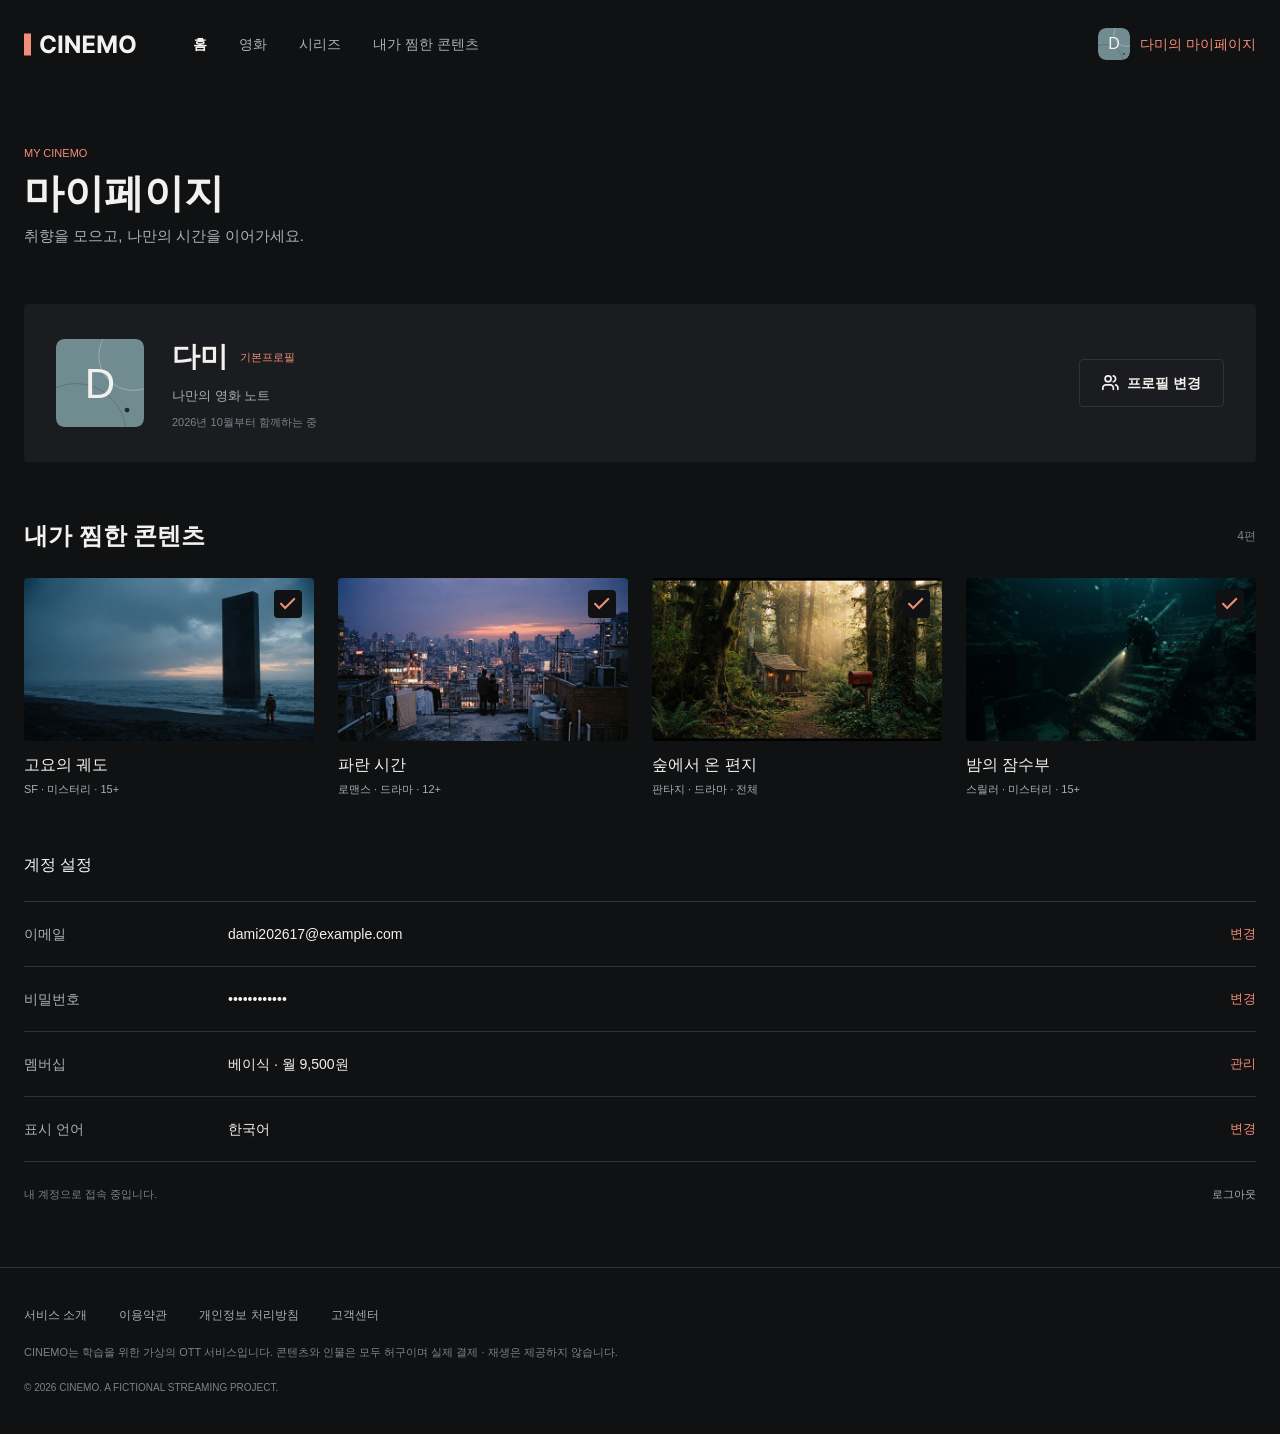
<file: mypage.html>
<!doctype html>
<html lang="ko">
  <head>
    <meta charset="UTF-8" />
    <meta name="viewport" content="width=device-width, initial-scale=1.0" />
    <title>Cinemo - My Page</title>
    <link rel="stylesheet" href="styles/reset.css" />
    <link rel="stylesheet" href="./styles/style.css" />
  </head>
  <body>
    <header>
      <div class="container site-header">
        <h1>
          <a href="index.html">
            <svg
              width="113"
              height="29"
              viewBox="0 0 113 29"
              fill="none"
              xmlns="http://www.w3.org/2000/svg"
            >
              <g clip-path="url(#clip0_2_7494)">
                <rect y="3.5" width="7" height="22" fill="#F28D77" />
                <path
                  d="M31.9176 11.6562H28.1847C28.1165 11.1733 27.9773 10.7443 27.767 10.3693C27.5568 9.98864 27.2869 9.66477 26.9574 9.39773C26.6278 9.13068 26.2472 8.92614 25.8153 8.78409C25.3892 8.64205 24.9261 8.57102 24.4261 8.57102C23.5227 8.57102 22.7358 8.79545 22.0653 9.24432C21.3949 9.6875 20.875 10.3352 20.5057 11.1875C20.1364 12.0341 19.9517 13.0625 19.9517 14.2727C19.9517 15.517 20.1364 16.5625 20.5057 17.4091C20.8807 18.2557 21.4034 18.8949 22.0739 19.3267C22.7443 19.7585 23.5199 19.9744 24.4006 19.9744C24.8949 19.9744 25.3523 19.9091 25.7727 19.7784C26.1989 19.6477 26.5767 19.4574 26.9062 19.2074C27.2358 18.9517 27.5085 18.642 27.7244 18.2784C27.946 17.9148 28.0994 17.5 28.1847 17.0341L31.9176 17.0511C31.821 17.8523 31.5795 18.625 31.1932 19.3693C30.8125 20.108 30.2983 20.7699 29.6506 21.3551C29.0085 21.9347 28.2415 22.3949 27.3494 22.7358C26.4631 23.071 25.4602 23.2386 24.3409 23.2386C22.7841 23.2386 21.392 22.8864 20.1648 22.1818C18.9432 21.4773 17.9773 20.4574 17.267 19.1222C16.5625 17.7869 16.2102 16.1705 16.2102 14.2727C16.2102 12.3693 16.5682 10.75 17.2841 9.41477C18 8.07955 18.9716 7.0625 20.1989 6.36364C21.4261 5.65909 22.8068 5.30682 24.3409 5.30682C25.3523 5.30682 26.2898 5.44886 27.1534 5.73295C28.0227 6.01705 28.7926 6.43182 29.4631 6.97727C30.1335 7.51704 30.679 8.17898 31.0994 8.96307C31.5256 9.74716 31.7983 10.6449 31.9176 11.6562ZM38.2543 5.54545V23H34.5639V5.54545H38.2543ZM55.8899 5.54545V23H52.7024L45.1087 12.0142H44.9808V23H41.2905V5.54545H44.5291L52.0632 16.5227H52.2166V5.54545H55.8899ZM58.9389 23V5.54545H70.7003V8.58807H62.6293V12.7472H70.0952V15.7898H62.6293V19.9574H70.7344V23H58.9389ZM73.6342 5.54545H78.1854L82.9922 17.2727H83.1967L88.0035 5.54545H92.5547V23H88.9751V11.6392H88.8303L84.3132 22.9148H81.8757L77.3587 11.5966H77.2138V23H73.6342V5.54545ZM111.635 14.2727C111.635 16.1761 111.274 17.7955 110.553 19.1307C109.837 20.4659 108.859 21.4858 107.621 22.1903C106.388 22.8892 105.001 23.2386 103.462 23.2386C101.911 23.2386 100.518 22.8864 99.2855 22.1818C98.0526 21.4773 97.0781 20.4574 96.3622 19.1222C95.6463 17.7869 95.2884 16.1705 95.2884 14.2727C95.2884 12.3693 95.6463 10.75 96.3622 9.41477C97.0781 8.07955 98.0526 7.0625 99.2855 6.36364C100.518 5.65909 101.911 5.30682 103.462 5.30682C105.001 5.30682 106.388 5.65909 107.621 6.36364C108.859 7.0625 109.837 8.07955 110.553 9.41477C111.274 10.75 111.635 12.3693 111.635 14.2727ZM107.893 14.2727C107.893 13.0398 107.709 12 107.339 11.1534C106.976 10.3068 106.462 9.66477 105.797 9.22727C105.132 8.78977 104.354 8.57102 103.462 8.57102C102.57 8.57102 101.791 8.78977 101.126 9.22727C100.462 9.66477 99.9446 10.3068 99.5753 11.1534C99.2116 12 99.0298 13.0398 99.0298 14.2727C99.0298 15.5057 99.2116 16.5455 99.5753 17.392C99.9446 18.2386 100.462 18.8807 101.126 19.3182C101.791 19.7557 102.57 19.9744 103.462 19.9744C104.354 19.9744 105.132 19.7557 105.797 19.3182C106.462 18.8807 106.976 18.2386 107.339 17.392C107.709 16.5455 107.893 15.5057 107.893 14.2727Z"
                  fill="#F3F1ED"
                />
              </g>
              <defs>
                <clipPath id="clip0_2_7494">
                  <rect width="113" height="29" fill="white" />
                </clipPath>
              </defs>
            </svg>
          </a>
        </h1>
        <nav>
          <ul class="service-list">
            <li><a href="index.html" class="home">홈</a></li>
            <li><a href="#">영화</a></li>
            <li><a href="#">시리즈</a></li>
            <li><a href="mypage.html">내가 찜한 콘텐츠</a></li>
          </ul>
        </nav>
        <div class="page-link-layout">
          <a class="page-link mypage-link" href="mypage.html">
            <span class="mypage-mark">
              <svg
                width="32"
                height="32"
                viewBox="0 0 32 32"
                fill="none"
                xmlns="http://www.w3.org/2000/svg"
              >
                <g clip-path="url(#clip0_2_7503)">
                  <rect width="32" height="32" rx="8" fill="#718C91" />
                  <circle
                    cx="28.16"
                    cy="6.08003"
                    r="12.3"
                    stroke="#F3F1ED"
                    stroke-opacity="0.313726"
                  />
                  <circle
                    cx="7.19999"
                    cy="34.4"
                    r="17.9"
                    stroke="#101113"
                    stroke-opacity="0.188235"
                  />
                  <circle cx="25.84" cy="25.84" r="0.88" fill="#24272D" />
                </g>
                <defs>
                  <clipPath id="clip0_2_7503">
                    <rect width="32" height="32" rx="8" fill="white" />
                  </clipPath>
                </defs>
              </svg>
              <span class="mypage-initial">D</span>
            </span>
            <span class="mypage-text">다미의 마이페이지</span>
          </a>
        </div>
      </div>
    </header>
    <main>
      <div class="container mypage-main">
        <div class="mypage-big">
          <p class="mycinemo">MY CINEMO</p>
          <h2>마이페이지</h2>
          <p>취향을 모으고, 나만의 시간을 이어가세요.</p>
        </div>
        <div id="mypage-profile">
          <div class="profile-info">
            <div class="avatar-wrap">
              <svg
                width="88"
                height="88"
                viewBox="0 0 88 88"
                fill="none"
                xmlns="http://www.w3.org/2000/svg"
              >
                <g clip-path="url(#clip0_2_7749)">
                  <rect width="88" height="88" rx="8" fill="#718C91" />
                  <circle
                    cx="77.44"
                    cy="16.72"
                    r="34.7"
                    stroke="#F3F1ED"
                    stroke-opacity="0.313726"
                  />
                  <circle
                    cx="19.8"
                    cy="94.6"
                    r="50.1"
                    stroke="#101113"
                    stroke-opacity="0.188235"
                  />
                  <circle cx="71.06" cy="71.06" r="2.42" fill="#24272D" />
                </g>
                <defs>
                  <clipPath id="clip0_2_7749">
                    <rect width="88" height="88" rx="8" fill="white" />
                  </clipPath>
                </defs>
              </svg>
              <span class="avatar-text">D</span>
            </div>

            <div class="profile-text-wrap">
              <h3>
                <span>다미</span>
                <span class="profile">기본프로필</span>
              </h3>
              <p>나만의 영화 노트</p>
              <p class="together">2026년 10월부터 함께하는 중</p>
            </div>
          </div>
          <div class="profile-info-buttom-layout">
            <div class="date">
              <span>2016.10 가입</span>
            </div>
            <a href="./profile.html" class="profile-change">
              <svg
                width="17"
                height="16"
                viewBox="0 0 17 16"
                fill="none"
                xmlns="http://www.w3.org/2000/svg"
              >
                <path
                  d="M11.3508 14.35V12.85C11.3508 12.0543 11.0347 11.2913 10.4721 10.7287C9.90941 10.166 9.14629 9.84998 8.35058 9.84998H3.85022C3.0545 9.84998 2.29138 10.166 1.72873 10.7287C1.16607 11.2913 0.849976 12.0543 0.849976 12.85V14.35M11.3508 0.945923C11.9942 1.1127 12.564 1.48837 12.9707 2.01397C13.3775 2.53957 13.5981 3.18534 13.5981 3.84992C13.5981 4.51451 13.3775 5.16028 12.9707 5.68588C12.564 6.21147 11.9942 6.58715 11.3508 6.75392M15.8512 14.3499V12.8499C15.8507 12.1852 15.6294 11.5395 15.2221 11.0141C14.8149 10.4888 14.2446 10.1136 13.601 9.94739M9.10064 3.84998C9.10064 5.50683 7.75738 6.84998 6.1004 6.84998C4.44341 6.84998 3.10016 5.50683 3.10016 3.84998C3.10016 2.19312 4.44341 0.849976 6.1004 0.849976C7.75738 0.849976 9.10064 2.19312 9.10064 3.84998Z"
                  stroke-width="1.7"
                  stroke-linecap="round"
                  stroke="#F3F1ED"
                />
              </svg>

              <span>프로필 변경</span>
            </a>
          </div>
        </div>
        <section class="mycontent">
          <div class="mycontent-header">
            <h2>내가 찜한 콘텐츠</h2>
            <span>4편</span>
          </div>
          <div class="mycontent-list">
            <div class="mycontent-card">
              <div class="content-card-image">
                <img
                  src="./assets/Image-quiet-orbit.jpg"
                  alt="흐린 하늘 아래 바다가 펼쳐져 있고, 그 위에 우뚝 솟아오른 큰 네모난 바위 하나와 성인 한명이 서있다."
                />
                <input
                  type="checkbox"
                  id="favorite1"
                  class="favorite-input"
                  checked
                />
                <label for="favorite1" class="favorite-label">
                  <svg
                    width="13"
                    height="10"
                    viewBox="0 0 13 10"
                    fill="none"
                    xmlns="http://www.w3.org/2000/svg"
                  >
                    <path
                      d="M11.5156 0.849976L4.18301 8.18278L0.850006 4.84968"
                      stroke-width="1.7"
                      stroke-linecap="round"
                      stroke="#F28D77"
                    />
                  </svg>
                </label>
              </div>

              <div class="content-card-text">
                <h3>고요의 궤도</h3>
                <span>SF ∙ 미스터리 ∙ 15+</span>
              </div>
            </div>
            <div class="mycontent-card">
              <div class="content-card-image">
                <img
                  src="./assets/Image-blue-hour.jpg"
                  alt="보라빛 구름과 그 사이에서 보이는 주홍빛으로 노을 진 하늘 아래 반짝이는 수많은 건물들을 발 아래 두고 옥상 위에 서 있는 커플 한쌍"
                />
                <input
                  type="checkbox"
                  id="favorite2"
                  class="favorite-input"
                  checked
                />
                <label for="favorite2" class="favorite-label">
                  <svg
                    width="13"
                    height="10"
                    viewBox="0 0 13 10"
                    fill="none"
                    xmlns="http://www.w3.org/2000/svg"
                  >
                    <path
                      d="M11.5156 0.849976L4.18301 8.18278L0.850006 4.84968"
                      stroke-width="1.7"
                      stroke-linecap="round"
                      stroke="#F28D77"
                    />
                  </svg>
                </label>
              </div>
              <div class="content-card-text">
                <h3>파란 시간</h3>
                <span>로맨스 ∙ 드라마 ∙ 12+</span>
              </div>
            </div>
            <div class="mycontent-card">
              <div class="content-card-image">
                <img
                  src="./assets/Image-forest-letter.jpg"
                  alt="나무가 무성한 숲 속에 오두막 한채가 빛을 받고 있다 그 앞으로 우뚝 솟아있는 우체통이 있다"
                />
                <input
                  type="checkbox"
                  id="favorite3"
                  class="favorite-input"
                  checked
                />
                <label for="favorite3" class="favorite-label">
                  <svg
                    width="13"
                    height="10"
                    viewBox="0 0 13 10"
                    fill="none"
                    xmlns="http://www.w3.org/2000/svg"
                  >
                    <path
                      d="M11.5156 0.849976L4.18301 8.18278L0.850006 4.84968"
                      stroke-width="1.7"
                      stroke-linecap="round"
                      stroke="#F28D77"
                    />
                  </svg>
                </label>
              </div>
              <div class="content-card-text">
                <h3>숲에서 온 편지</h3>
                <span>판타지 ∙ 드라마 ∙ 전체</span>
              </div>
            </div>
            <div class="mycontent-card">
              <div class="content-card-image">
                <img
                  src="./assets/Image-night-diver.jpg"
                  alt="깊은 해수 속에 위치한 낡은 건물 계단에서 산수통을 등에 지고 내려가는 잠수부 한명"
                />
                <input
                  type="checkbox"
                  id="favorite4"
                  class="favorite-input"
                  checked
                />
                <label for="favorite4" class="favorite-label">
                  <svg
                    width="13"
                    height="10"
                    viewBox="0 0 13 10"
                    fill="none"
                    xmlns="http://www.w3.org/2000/svg"
                  >
                    <path
                      d="M11.5156 0.849976L4.18301 8.18278L0.850006 4.84968"
                      stroke-width="1.7"
                      stroke-linecap="round"
                      stroke="#F28D77"
                    />
                  </svg>
                </label>
              </div>
              <div class="content-card-text">
                <h3>밤의 잠수부</h3>
                <span>스릴러 ∙ 미스터리 ∙ 15+</span>
              </div>
            </div>
          </div>
        </section>
        <section class="account-setting">
          <h2>계정 설정</h2>
          <ul class="setting-list">
            <li class="setting-row row-first">
              <dl>
                <dt>이메일</dt>
                <dd>dami202617@example.com</dd>
              </dl>
              <button type="button" aria-label="이메일 변경">변경</button>
            </li>
            <li class="setting-row">
              <dl>
                <dt>비밀번호</dt>
                <dd>••••••••••••</dd>
              </dl>
              <button type="button" aria-label="비밀번호 변경">변경</button>
            </li>
            <li class="setting-row">
              <dl>
                <dt>멤버십</dt>
                <dd>베이식 · 월 9,500원</dd>
              </dl>
              <button type="button" aria-label="멤버십 변경">관리</button>
            </li>
            <li class="setting-row">
              <dl>
                <dt>표시 언어</dt>
                <dd>한국어</dd>
              </dl>
              <button type="button" aria-label="표시 언어 변경">변경</button>
            </li>
          </ul>
          <div class="setting-footer">
            <p>내 계정으로 접속 중입니다.</p>
            <div><a href="profile.html">로그아웃</a></div>
          </div>
        </section>
      </div>
    </main>
    <footer>
      <div class="footer-line">
        <div class="container site-footer main-footer">
          <nav>
            <ul class="footer-menu">
              <li><a href="#">서비스 소개</a></li>
              <li><a href="#">이용약관</a></li>
              <li><a href="#">개인정보 처리방침</a></li>
              <li><a href="#">고객센터</a></li>
            </ul>
          </nav>
          <div class="footer-notice">
            <span>CINEMO는 학습을 위한 가상의 OTT 서비스입니다.</span>
            <span>
              콘텐츠와 인물은 모두 허구이며 실제 결제 · 재생은 제공하지
              않습니다.
            </span>
          </div>
          <p class="footer-copyright">
            &copy; 2026 CINEMO. A FICTIONAL STREAMING PROJECT.
          </p>
        </div>
      </div>
    </footer>
  </body>
</html>
</file>
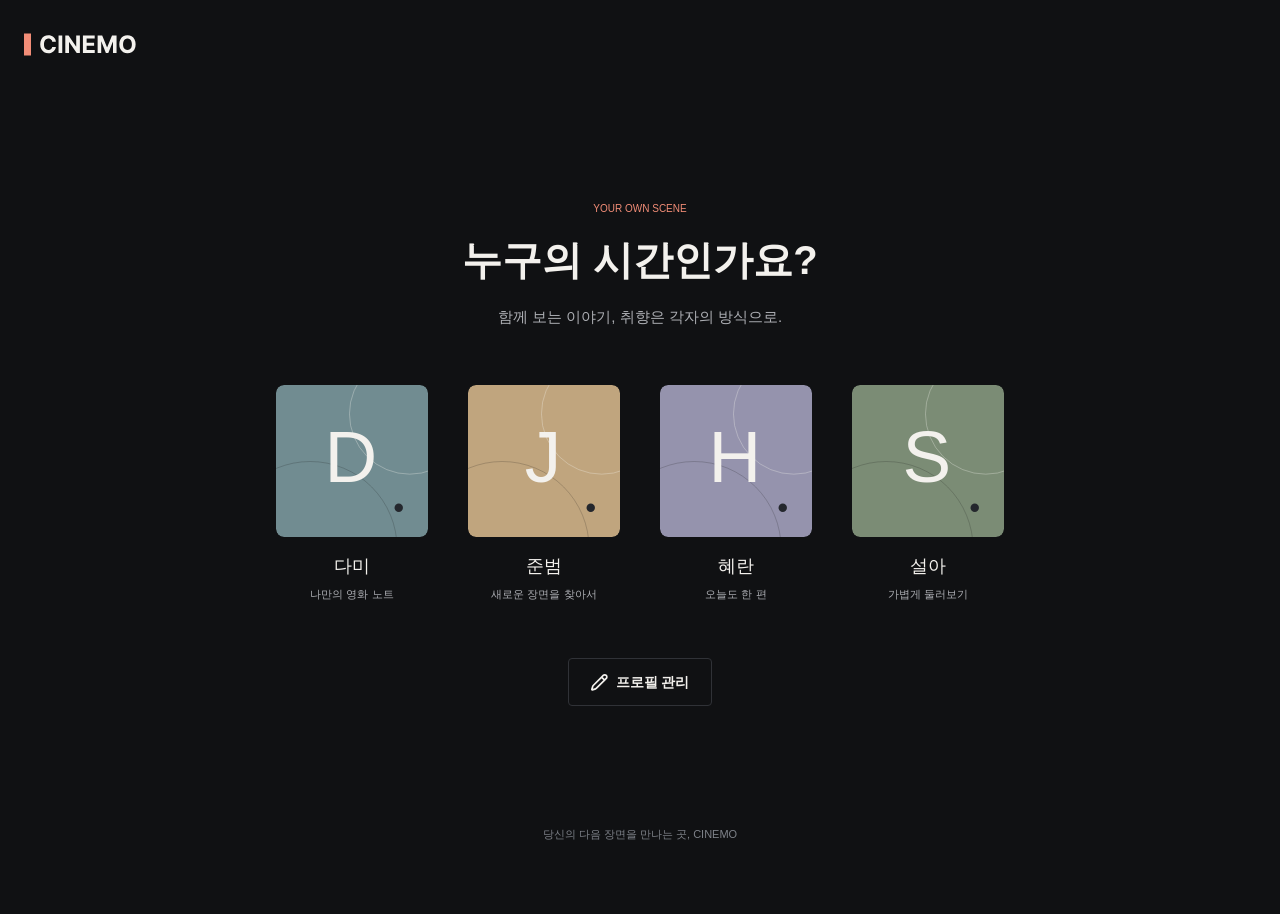
<file: profile.html>
<!doctype html>
<html lang="ko">
  <head>
    <meta charset="UTF-8" />
    <meta name="viewport" content="width=device-width, initial-scale=1.0" />
    <title>Cinemo 프로필 선택</title>
    <link rel="stylesheet" href="styles/reset.css" />
    <link rel="stylesheet" href="styles/style.css" />
  </head>
  <body>
    <header>
      <div class="container header-layout">
        <h1>
          <a href="./index.html" class="logo">
            <svg
              width="113"
              height="29"
              viewBox="0 0 113 29"
              fill="none"
              xmlns="http://www.w3.org/2000/svg"
            >
              <g clip-path="url(#clip0_2_7948)">
                <rect y="3.5" width="7" height="22" fill="#F28D77" />
                <path
                  d="M31.9176 11.6562H28.1847C28.1165 11.1733 27.9773 10.7443 27.767 10.3693C27.5568 9.98864 27.2869 9.66477 26.9574 9.39773C26.6278 9.13068 26.2472 8.92614 25.8153 8.78409C25.3892 8.64205 24.9261 8.57102 24.4261 8.57102C23.5227 8.57102 22.7358 8.79545 22.0653 9.24432C21.3949 9.6875 20.875 10.3352 20.5057 11.1875C20.1364 12.0341 19.9517 13.0625 19.9517 14.2727C19.9517 15.517 20.1364 16.5625 20.5057 17.4091C20.8807 18.2557 21.4034 18.8949 22.0739 19.3267C22.7443 19.7585 23.5199 19.9744 24.4006 19.9744C24.8949 19.9744 25.3523 19.9091 25.7727 19.7784C26.1989 19.6477 26.5767 19.4574 26.9062 19.2074C27.2358 18.9517 27.5085 18.642 27.7244 18.2784C27.946 17.9148 28.0994 17.5 28.1847 17.0341L31.9176 17.0511C31.821 17.8523 31.5795 18.625 31.1932 19.3693C30.8125 20.108 30.2983 20.7699 29.6506 21.3551C29.0085 21.9347 28.2415 22.3949 27.3494 22.7358C26.4631 23.071 25.4602 23.2386 24.3409 23.2386C22.7841 23.2386 21.392 22.8864 20.1648 22.1818C18.9432 21.4773 17.9773 20.4574 17.267 19.1222C16.5625 17.7869 16.2102 16.1705 16.2102 14.2727C16.2102 12.3693 16.5682 10.75 17.2841 9.41477C18 8.07955 18.9716 7.0625 20.1989 6.36364C21.4261 5.65909 22.8068 5.30682 24.3409 5.30682C25.3523 5.30682 26.2898 5.44886 27.1534 5.73295C28.0227 6.01705 28.7926 6.43182 29.4631 6.97727C30.1335 7.51704 30.679 8.17898 31.0994 8.96307C31.5256 9.74716 31.7983 10.6449 31.9176 11.6562ZM38.2543 5.54545V23H34.5639V5.54545H38.2543ZM55.8899 5.54545V23H52.7024L45.1087 12.0142H44.9808V23H41.2905V5.54545H44.5291L52.0632 16.5227H52.2166V5.54545H55.8899ZM58.9389 23V5.54545H70.7003V8.58807H62.6293V12.7472H70.0952V15.7898H62.6293V19.9574H70.7344V23H58.9389ZM73.6342 5.54545H78.1854L82.9922 17.2727H83.1967L88.0035 5.54545H92.5547V23H88.9751V11.6392H88.8303L84.3132 22.9148H81.8757L77.3587 11.5966H77.2138V23H73.6342V5.54545ZM111.635 14.2727C111.635 16.1761 111.274 17.7955 110.553 19.1307C109.837 20.4659 108.859 21.4858 107.621 22.1903C106.388 22.8892 105.001 23.2386 103.462 23.2386C101.911 23.2386 100.518 22.8864 99.2855 22.1818C98.0526 21.4773 97.0781 20.4574 96.3622 19.1222C95.6463 17.7869 95.2884 16.1705 95.2884 14.2727C95.2884 12.3693 95.6463 10.75 96.3622 9.41477C97.0781 8.07955 98.0526 7.0625 99.2855 6.36364C100.518 5.65909 101.911 5.30682 103.462 5.30682C105.001 5.30682 106.388 5.65909 107.621 6.36364C108.859 7.0625 109.837 8.07955 110.553 9.41477C111.274 10.75 111.635 12.3693 111.635 14.2727ZM107.893 14.2727C107.893 13.0398 107.709 12 107.339 11.1534C106.976 10.3068 106.462 9.66477 105.797 9.22727C105.132 8.78977 104.354 8.57102 103.462 8.57102C102.57 8.57102 101.791 8.78977 101.126 9.22727C100.462 9.66477 99.9446 10.3068 99.5753 11.1534C99.2116 12 99.0298 13.0398 99.0298 14.2727C99.0298 15.5057 99.2116 16.5455 99.5753 17.392C99.9446 18.2386 100.462 18.8807 101.126 19.3182C101.791 19.7557 102.57 19.9744 103.462 19.9744C104.354 19.9744 105.132 19.7557 105.797 19.3182C106.462 18.8807 106.976 18.2386 107.339 17.392C107.709 16.5455 107.893 15.5057 107.893 14.2727Z"
                  fill="#F3F1ED"
                />
              </g>
              <defs>
                <clipPath id="clip0_2_7948">
                  <rect width="113" height="29" fill="white" />
                </clipPath>
              </defs>
            </svg>
          </a>
        </h1>
      </div>
    </header>
    <main>
      <div class="profile-page-layout container">
        <div class="profile-introduction">
          <p>YOUR OWN SCENE</p>
          <h2>누구의 시간인가요?</h2>
          <p>함께 보는 이야기, 취향은 각자의 방식으로.</p>
        </div>
        <ul class="profile-list">
          <li>
            <a href="./mypage.html" class="profile-card profile-Y">
              <div class="profile-avatar-wrap">
                <svg
                  width="152"
                  height="152"
                  viewBox="0 0 152 152"
                  fill="none"
                  xmlns="http://www.w3.org/2000/svg"
                >
                  <g clip-path="url(#clip0_2_7958)">
                    <rect width="152" height="152" rx="8" fill="#718C91" />
                    <circle
                      cx="133.76"
                      cy="28.8801"
                      r="60.3"
                      stroke="#F3F1ED"
                      stroke-opacity="0.313726"
                    />
                    <circle
                      cx="34.2"
                      cy="163.4"
                      r="86.9"
                      stroke="#101113"
                      stroke-opacity="0.188235"
                    />
                    <circle cx="122.74" cy="122.74" r="4.18" fill="#24272D" />
                  </g>
                  <defs>
                    <clipPath id="clip0_2_7958">
                      <rect width="152" height="152" rx="8" fill="white" />
                    </clipPath>
                  </defs>
                </svg>
                <span class="profile-initial">D</span>
              </div>
              <div>
                <h3>다미</h3>
                <p>나만의 영화 노트</p>
              </div>
            </a>
          </li>
          <li>
            <a href="./mypage-jiho.html" class="profile-card profile-J">
              <div class="profile-avatar-wrap">
                <svg
                  width="152"
                  height="152"
                  viewBox="0 0 152 152"
                  fill="none"
                  xmlns="http://www.w3.org/2000/svg"
                >
                  <g clip-path="url(#clip0_2_7967)">
                    <rect width="152" height="152" rx="8" fill="#C0A57E" />
                    <circle
                      cx="133.76"
                      cy="28.8801"
                      r="60.3"
                      stroke="#F3F1ED"
                      stroke-opacity="0.313726"
                    />
                    <circle
                      cx="34.2"
                      cy="163.4"
                      r="86.9"
                      stroke="#101113"
                      stroke-opacity="0.188235"
                    />
                    <circle cx="122.74" cy="122.74" r="4.18" fill="#24272D" />
                  </g>
                  <defs>
                    <clipPath id="clip0_2_7967">
                      <rect width="152" height="152" rx="8" fill="white" />
                    </clipPath>
                  </defs>
                </svg>
                <span class="profile-initial">J</span>
              </div>
              <div>
                <h3>준범</h3>
                <p>새로운 장면을 찾아서</p>
              </div>
            </a>
          </li>
          <li>
            <a href="./mypage-min.html" class="profile-card profile-M">
              <div class="profile-avatar-wrap">
                <svg
                  width="152"
                  height="152"
                  viewBox="0 0 152 152"
                  fill="none"
                  xmlns="http://www.w3.org/2000/svg"
                >
                  <g clip-path="url(#clip0_2_7976)">
                    <rect width="152" height="152" rx="8" fill="#9593AD" />
                    <circle
                      cx="133.76"
                      cy="28.8801"
                      r="60.3"
                      stroke="#F3F1ED"
                      stroke-opacity="0.313726"
                    />
                    <circle
                      cx="34.2"
                      cy="163.4"
                      r="86.9"
                      stroke="#101113"
                      stroke-opacity="0.188235"
                    />
                    <circle cx="122.74" cy="122.74" r="4.18" fill="#24272D" />
                  </g>
                  <defs>
                    <clipPath id="clip0_2_7976">
                      <rect width="152" height="152" rx="8" fill="white" />
                    </clipPath>
                  </defs>
                </svg>

                <span class="profile-initial">H</span>
              </div>
              <div>
                <h3>혜란</h3>
                <p>오늘도 한 편</p>
              </div>
            </a>
          </li>
          <li>
            <a href="./mypage-guest.html" class="profile-card profile-G">
              <div class="profile-avatar-wrap">
                <svg
                  width="152"
                  height="152"
                  viewBox="0 0 152 152"
                  fill="none"
                  xmlns="http://www.w3.org/2000/svg"
                >
                  <g clip-path="url(#clip0_2_7985)">
                    <rect width="152" height="152" rx="8" fill="#7B8C75" />
                    <circle
                      cx="133.76"
                      cy="28.8801"
                      r="60.3"
                      stroke="#F3F1ED"
                      stroke-opacity="0.313726"
                    />
                    <circle
                      cx="34.2"
                      cy="163.4"
                      r="86.9"
                      stroke="#101113"
                      stroke-opacity="0.188235"
                    />
                    <circle cx="122.74" cy="122.74" r="4.18" fill="#24272D" />
                  </g>
                  <defs>
                    <clipPath id="clip0_2_7985">
                      <rect width="152" height="152" rx="8" fill="white" />
                    </clipPath>
                  </defs>
                </svg>

                <span class="profile-initial">S</span>
              </div>
              <div>
                <h3>설아</h3>
                <p>가볍게 둘러보기</p>
              </div>
            </a>
          </li>
        </ul>
        <button class="manage-button" type="button">
          <svg
            width="17"
            height="17"
            viewBox="0 0 17 17"
            fill="none"
            xmlns="http://www.w3.org/2000/svg"
          >
            <path
              d="M10.6009 3.10006L10.606 3.10524M10.606 3.10524L13.5961 6.095M10.606 3.10524L12.242 1.46912C12.6385 1.0727 13.1764 0.850027 13.7371 0.850098C14.2979 0.850168 14.8356 1.07297 15.2321 1.4695C15.6286 1.86602 15.8513 2.40379 15.8512 2.96449C15.8511 3.52519 15.6283 4.0629 15.2317 4.45932L13.5961 6.095M10.606 3.10524L2.23157 11.4807C2.05742 11.6543 1.92863 11.8681 1.85654 12.1032L0.865703 15.3671C0.846317 15.432 0.844853 15.5009 0.861466 15.5665C0.878078 15.6321 0.912147 15.692 0.960058 15.7399C1.00797 15.7877 1.06794 15.8217 1.1336 15.8382C1.19925 15.8547 1.26816 15.8531 1.33299 15.8336L4.59804 14.8436C4.83293 14.7722 5.04671 14.6442 5.22059 14.4709L13.5961 6.095M13.5961 6.095L13.6011 6.10001"
              stroke-width="1.7"
              stroke-linecap="round"
              stroke="#F3F1ED"
            />
          </svg>
          <span>프로필 관리</span>
        </button>
      </div>
    </main>
    <footer>
      <div class="container profile-footer">
        <p>당신의 다음 장면을 만나는 곳, CINEMO</p>
      </div>
    </footer>
  </body>
</html>
</file>
<file: styles/style.css>
/* 공통 */
:root {
  --color-background: #101113;
  --color-surface: #1a1c1f;
  --color-text: #f3f1ed;
  --color-secondary: #acaeb3;
  --color-warm-coral: #f28d77;
  --color-border: #303237;
  --color-button-text: #241512;
  --color-button-background: #232529;
  --color-gray-light: #7e8289;
}

/* 전체 레이아웃 */
.container {
  width: 100%;
  margin: auto;
  max-width: 1440px;
}

.main-container {
  padding: 0 24px;
  display: flex;
  flex-direction: column;
  justify-content: space-between;
  margin: 0 auto;
}

main {
  background-color: var(--color-background);
}

/* 헤더 */
.site-header {
  height: 88px;
  padding: 0 24px;

  display: flex;
  align-items: center;
  gap: 56px;

  color: var(--color-text);
  background-color: var(--color-background);
  margin: 0 auto;
}

.service-list {
  display: flex;
  gap: 32px;

  color: var(--color-secondary);
  font-size: 14px;
  font-weight: 400;
  line-height: 17px;
  white-space: nowrap;
}

.service-list .home {
  color: var(--color-text);
  font-weight: 700;
}

.page-link-layout {
  margin-left: auto;
}

.page-link {
  display: flex;
  align-items: center;
  gap: 10px;

  font-size: 14px;
  white-space: nowrap;
}

.mypage-link {
  color: var(--color-warm-coral);
}

/* 마이페이지 마크 + 가운데 Y */
.mypage-mark {
  position: relative;
  width: 32px;
  height: 32px;
}

.mypage-initial {
  position: absolute;
  top: 50%;
  left: 50%;
  transform: translate(-50%, -50%);

  color: var(--color-text);
  font-size: 16px;
  font-weight: 400;
  line-height: 1;
}

/* 호버 효과 */
.service-list li:hover {
  font-weight: 700;
  color: var(--color-text);
  cursor: pointer;
}

.page-link:hover {
  color: var(--color-warm-coral);
}

/* 푸터 */
.footer-line {
  border-top: 1px solid var(--color-border);
}

.site-footer {
  display: flex;
  flex-direction: column;
  gap: 20px;

  height: 166px;
  padding: 40px 24px;

  color: var(--color-gray-light);
  font-size: 11px;
  background-color: var(--color-background);
}

.footer-menu {
  display: flex;
  gap: 32px;

  color: var(--color-secondary);
  font-size: 12px;
  font-weight: 400;
  line-height: 14px;
}

.footer-notice {
  line-height: 20px;
}

.footer-copyright {
  font-size: 10px;
  line-height: 12px;
}

/* 호버 효과 */
.footer-menu a:hover {
  text-decoration: underline;
}

/* 메인페이지 메인 윗부분 */
.top-layout {
  position: relative;
  min-height: 590px;

  display: flex;
  padding: 104px 0 72px;
}

.top-image {
  position: absolute;
  inset: 0;
  overflow: hidden;
}

.top-image img {
  position: absolute;
  inset: 0;
  width: 100%;
  height: 100%;
  object-fit: cover;
}

.top-image::after {
  content: "";
  position: absolute;
  inset: 0;

  background:
    linear-gradient(to right, var(--color-background), transparent 100%),
    linear-gradient(to top, var(--color-background), transparent 30%);
}

.top-content {
  position: relative;
  z-index: 1;
  width: 100%;
  display: flex;
  flex-direction: column;
  gap: 24px;
}

.top-caption {
  position: relative;
  z-index: 1;

  text-align: right;

  display: flex;
  flex-direction: column;
  gap: 8px;
  justify-self: flex-end;
}

.content-label {
  display: flex;
  align-items: baseline;
  gap: 12px;

  font-size: 12px;
}

.content-label span {
  color: var(--color-warm-coral);
  font-weight: 500;
}

.content-label span:first-child {
  display: inline-block;
  align-self: center;

  height: 2px;
  width: 24px;

  background-color: var(--color-warm-coral);
}

.content-label span:last-child {
  color: var(--color-secondary);
  font-size: 10px;
  font-weight: 400;
}

.content-title {
  display: flex;
  flex-direction: column;
  gap: 8px;
}

.content-title h2 {
  color: var(--color-text);
  font-size: 64px;
  font-weight: 700;
  line-height: 1.2;
}

.content-title span {
  color: var(--color-secondary);
  font-size: 11px;
  font-weight: 400;
}

.content-meta {
  display: flex;
  align-items: baseline;
  gap: 12px;

  color: var(--color-secondary);
  font-size: 12px;
}

.content-meta span:nth-child(2) {
  font-size: 10px;
}

.top-content > p {
  color: #d2d3d5;
  font-size: 16px;
  font-weight: 400;
  line-height: 1.85;
  overflow-wrap: break-word;
}

.content-buttons {
  display: flex;
  align-items: center;
  gap: 12px;
}

.content-buttons button {
  display: flex;
  align-items: center;
  gap: 8px;
  padding: 0 22px;

  height: 48px;
  width: auto;
  border-radius: 4px;

  font-size: 14px;
  font-weight: 700;
}

.content-buttons button:first-child {
  background-color: var(--color-warm-coral);
  color: var(--color-button-text);
}

.content-buttons button:last-child {
  background-color: var(--color-button-background);
  color: var(--color-text);
}

.top-caption p:first-child {
  color: var(--color-text);
  font-size: 14px;
  font-weight: 400;
}

.top-caption p:last-child {
  color: var(--color-secondary);
  font-size: 10px;
  font-weight: 400;
}
/* 호버 효과 */
.content-buttons button:first-child:hover {
  background-color: #ee7358;
}

.content-buttons button:last-child:hover {
  background-color: #1d1d1d;
}

/* 메인페이지 콘텐츠부분 */

.title-second {
  padding: 0 64px;
  margin-top: 8px;

  color: var(--color-text);
  font-size: 12px;
  font-weight: 400;
}

.card-layout {
  padding: 16px 24px 64px;

  display: flex;
  flex-direction: column;
  gap: 48px;
}

.card-layout-section {
  display: flex;
  flex-direction: column;
  gap: 20px;
}

.card-section {
  display: flex;
  flex-direction: column;
  gap: 8px;
}

.section-header {
  display: flex;
  justify-content: space-between;
}

.section-header h2 {
  font-size: 24px;
  font-weight: 700;
  color: var(--color-text);
}

.section-header span {
  font-size: 12px;
  font-weight: 400;
  color: var(--color-gray-light);
}

.card-section p {
  color: var(--color-secondary);
  font-size: 12px;
  font-weight: 400;
}

.card-container {
  display: grid;
  grid-template-columns: repeat(4, 1fr);
  gap: 24px;
}

.card {
  display: flex;
  flex-direction: column;
  gap: 12px;
}

.card img {
  width: 100%;
  height: auto;
}

.card-title {
  display: flex;
  flex-direction: column;
  gap: 4px;
}

.card-title h3 {
  color: var(--color-text);
  font-size: 16px;
  font-weight: 500;
}

.card-title p {
  color: var(--color-secondary);
  font-size: 11px;
  font-weight: 400;
}

/* 호버 효과 */
.card:hover h3 {
  text-decoration: underline;
}

.card:hover {
  cursor: pointer;
}

/* 마이페이지 메인 */
.mypage-main {
  display: flex;
  flex-direction: column;
  gap: 56px;

  flex: 1;
  padding: 56px 24px 64px;

  background-color: var(--color-background);
}

.mypage-big .mycinemo {
  display: flex;
  flex-direction: column;
  justify-content: center;

  height: 100%;

  color: var(--color-warm-coral);
  font-size: 11px;
  font-weight: 400;
}

.mypage-big h2 {
  color: var(--color-text);
  font-size: 40px;
  font-weight: 700;
}

.mypage-big p {
  color: var(--color-secondary);
  font-size: 15px;
  font-weight: 400;
  line-height: 1.7em;
}

#mypage-profile {
  display: flex;
  justify-content: space-between;
  align-items: center;
  gap: 32px;

  padding: 32px;
  flex-wrap: wrap;

  color: var(--color-text);
  background-color: var(--color-surface);
  border-radius: 4px;
}

#mypage-profile .profile-info {
  display: flex;
  align-items: center;
  gap: 28px;
}

#mypage-profile .profile-avatar {
  width: 88px;
  height: 88px;
  border-radius: 8px;
  object-fit: cover;
}

#mypage-profile .profile-text-wrap {
  display: flex;
  flex-direction: column;
  gap: 8px;
}

#mypage-profile .profile-text-wrap h3 {
  display: flex;
  align-items: center;
  gap: 12px;
  margin: 0;

  color: var(--color-text);
  font-size: 28px;
  font-weight: 700;
}

#mypage-profile .profile {
  color: var(--color-warm-coral);
  font-size: 11px;
  font-weight: 400;
  margin: 0;
}

.profile-text-wrap p {
  color: var(--color-secondary);
  font-size: 13px;
  font-weight: 400;
}

.profile-text-wrap .together {
  color: var(--color-gray-light);
  font-size: 11px;
}

.profile-change {
  width: auto;
  height: 48px;

  display: flex;
  align-items: center;
  gap: 8px;

  color: var(--color-text);
  font-size: 14px;
  font-weight: 700;
  line-height: 1;

  padding: 0 22px;
  border: 1px solid var(--color-border);
  border-radius: 4px;
}

.date {
  display: none;
}

.avatar-wrap {
  position: relative;
  display: flex;
  align-items: center;
  justify-content: center;
}

.profile-avatar {
  display: block;
  width: 100px;
  height: auto;
  border-radius: 12px;
}

.avatar-text {
  position: absolute;
  top: 50%;
  left: 50%;
  transform: translate(-50%, -50%);
  font-size: 42px;
  font-weight: 400;
  width: auto;
  height: auto;
  font-style: normal;
  text-align: center;
}

/* 호버 효과 */
.profile-change:hover {
  background-color: var(--color-border);
  border-color: var(--color-secondary);
}

/* 마이페이지 내가 찜한 콘텐츠 */
.mycontent {
  display: flex;
  flex-direction: column;
  gap: 24px;
}

.mycontent-header {
  display: flex;
  justify-content: space-between;
  align-items: center;
}

.mycontent-header > h2 {
  color: var(--color-text);
  font-size: 24px;
  font-weight: 700;
}

.mycontent-header > span {
  color: #7e8289;
  font-size: 12px;
  font-weight: 400;
}

.mycontent-list {
  display: grid;
  grid-template-columns: repeat(4, 1fr);
  gap: 24px;
}

.mycontent-card {
  display: flex;
  flex-direction: column;
  gap: 12px;
}

.content-card-image {
  position: relative;
}

.content-card-image > img {
  display: block;
  width: 100%;

  border-radius: 4px;
}

.content-card-image > .favorite-label {
  position: absolute;
  top: 12px;
  right: 12px;

  width: 28px;
  height: 28px;
  background-color: var(--color-background);
  border-radius: 4px;

  display: flex;
  justify-content: center;
  align-items: center;

  cursor: pointer;
}

.favorite-label > svg {
  width: 16px;
  height: 16px;
}

.favorite-input {
  position: absolute;
  width: 1px;
  height: 1px;
  opacity: 0;
}

.favorite-label svg {
  opacity: 0;
}

.favorite-input:checked + .favorite-label svg {
  opacity: 1;
}

.content-card-text {
  display: flex;
  flex-direction: column;
  justify-content: center;
  gap: 4px;
}

.content-card-text h3 {
  color: var(--color-text);
  font-size: 16px;
  font-weight: 500;
}

.content-card-text span {
  color: var(--color-secondary);
  font-size: 11px;
  font-weight: 400;
}

/* 호버 효과 */
.favorite-label:hover {
  background-color: var(--color-border);
}

.favorite-label:hover svg {
  width: 18px;
  height: 18px;
}

/* 마이페이지 계정 설정 */
.account-setting {
  display: flex;
  flex-direction: column;
  gap: 24px;
}

.account-setting > h3 {
  color: var(--color-text);
  font-size: 24px;
  font-weight: 700;
}

.setting-row {
  display: flex;
  justify-content: space-between;
  gap: 24px;
  line-height: 16px;

  padding: 24px 0;
  min-height: 64px;
  border-bottom: 1px solid var(--color-border);
}

.setting-row dl {
  display: flex;
  gap: 24px;
}

.row-first {
  border-top: 1px solid var(--color-border);
}

.setting-row dt {
  width: 180px;
  flex-shrink: 0;

  color: var(--color-secondary);
  font-size: 14px;
  font-weight: 400;
}

.setting-row dd {
  flex: 1 1 0%;
  min-width: 0;

  color: var(--color-text);
  font-size: 14px;
  font-weight: 400;
}

.setting-row button {
  margin-left: auto;

  color: var(--color-warm-coral);
  font-size: 13px;
  font-weight: 400;
}

.setting-footer {
  display: flex;
  justify-content: space-between;
  align-items: center;
}

.setting-footer {
  color: var(--color-gray-light);
  font-size: 11px;
  font-weight: 400;
}

.setting-footer a {
  color: var(--color-secondary);
}

/* 호버 효과 */
.setting-footer a:hover {
  text-decoration: underline;
}

.setting-row button:hover {
  font-weight: 600;
  color: var(--color-text);
}

/* 프로필페이지 */
.header-layout {
  display: flex;
  align-items: center;
  margin: 0 auto;
  height: 88px;
  width: 100%;
  padding: 0 24px;
  background-color: #101113;
}

.profile-page-layout {
  display: flex;
  flex-direction: column;
  align-items: center;

  gap: 56px;
  padding: 116px 24px 120px;
}

.logo {
  display: flex;
  align-items: center;
  gap: 8px;
  color: #f5f5f5;
  font-size: 14px;
  font-weight: bold;
  text-decoration: none;
}

.profile-introduction p:first-child {
  font-size: 10px;
  font-weight: 400;
  line-height: 100%;
  color: var(--color-warm-coral);
  text-align: center;
  white-space: nowrap;
}

.profile-introduction h2 {
  font-size: 40px;
  font-weight: 700;
  color: var(--color-text);
  text-align: center;
  white-space: nowrap;
}

.profile-introduction p:last-child {
  color: var(--color-secondary);
  font-size: 15px;
  font-weight: 400;
  text-align: center;
  white-space: nowrap;
}

/* 프로필 배경 이미지와 이니셜 */
.profile-avatar-wrap {
  position: relative;
  display: block;
}

.profile-avatar-wrap .profile-avatar {
  display: block;
}

.profile-initial {
  position: absolute;
  top: 48%;
  left: 42%;
  transform: translate(-50%, -50%);

  width: 65px;
  height: 88px;

  font-family: Inter, sans-serif;
  font-size: 72.96px;
  font-weight: 400;
  font-style: normal;
  line-height: 100%;
  letter-spacing: -0.304em;
  color: #f3f1ed;

  display: flex;
  align-items: center;
  justify-content: center;
  text-align: center;
  pointer-events: none;
}

body {
  position: relative;
  min-height: 100vh;
  background-color: #101113;
}

.profile-list {
  display: grid;
  grid-template-columns: repeat(4, 1fr);
  gap: 40px;
}

.profile-card {
  display: flex;
  flex-direction: column;
  align-items: center;
  gap: 16px;
  color: var(--color-text);
  cursor: pointer;
}

.profile-card div {
  display: flex;
  flex-direction: column;
  align-items: center;
  gap: 6px;
}

.profile-card div h3 {
  font-size: 18px;
  font-weight: 500;
}

.profile-card div p {
  color: var(--color-secondary);
  font-size: 11px;
  font-weight: 400;
}

.profile-introduction {
  display: flex;
  flex-direction: column;
  width: 100%;
  height: auto;
  gap: 16px;
  align-items: center;
  text-align: center;
}

.manage-button {
  display: flex;
  flex-direction: row;
  align-items: center;
  justify-content: center;
  padding: 0 22px;
  gap: 8px;

  height: 48px;
  width: auto;

  border: 1px solid var(--color-border);
  border-radius: 4px;

  color: var(--color-text);
  font-size: 14px;
  font-weight: 700;
  cursor: pointer;
  white-space: nowrap;
}

.profile-footer {
  height: 88px;
  padding: 0 24px;
}

.profile-footer p {
  text-align: center;
  color: var(--color-gray-light);
  font-size: 11px;
  font-weight: 400;
}
/* 호버 효과 */
.profile-card:hover h3 {
  color: var(--color-warm-coral);
  font-weight: 700;
}

/* 반응형 */
@media (max-width: 768px) {
  /* 헤더 */
  .site-header {
    height: 120px;
    border-bottom: 1px solid var(--color-border);

    padding: 0 16px;
    flex-wrap: wrap;
    gap: 0;
  }

  .site-header nav {
    order: 1;
    width: 100%;
    height: 48px;

    display: flex;
    align-items: center;
  }

  .page-link {
    height: 72px;
    gap: 0;
  }

  .mypage-text {
    display: none;
  }

  .site-header .site-logo {
    width: 93px;
    height: 23px;
  }

  .mypage-link img {
    width: 32px;
    height: 32px;
    border-radius: 8px;
  }
  .service-list {
    font-size: 13px;
    gap: 24px;
  }

  /* 메인페이지 메인 상단 */
  .main-container {
    padding: 0 16px;
  }

  .top-layout {
    min-height: 0;
    padding: 260px 0 36px;
  }

  .top-image {
    height: 390px;
    bottom: auto;
  }

  .top-image img {
    width: 100%;
    height: 100%;
    object-fit: cover;
  }

  .top-image::after {
    background: linear-gradient(
      to top,
      var(--color-background),
      transparent 50%
    );
  }

  .top-content {
    max-width: 100%;
    gap: 20px;
  }

  .top-caption {
    display: none;
  }

  .content-title h2 {
    font-size: 40px;
  }

  .content-meta {
    font-size: 11px;
    flex-wrap: wrap;
  }

  .top-content > p {
    font-size: 14px;
  }

  /* 메인페이지 콘텐츠박스 */
  .card-layout {
    padding: 8px 16px 40px;
    gap: 36px;
  }

  .card-layout-section {
    gap: 18px;
  }

  .card-container {
    grid-template-columns: repeat(4, 240px);
    gap: 16px;
    padding: 0 0 24px;
    overflow-x: auto;
  }

  .card-container::-webkit-scrollbar {
    height: 3px;
  }

  .card-container::-webkit-scrollbar-track {
    background-color: var(--color-button-background);
  }

  .card-container::-webkit-scrollbar-thumb {
    background-color: var(--color-gray-light);
  }

  .card-container::-webkit-scrollbar-thumb:hover {
    background-color: var(--color-secondary);
  }

  .card-container::-webkit-scrollbar-thumb:active {
    background-color: var(--color-secondary);
  }

  .title-second {
    font-size: 12px;
    font-weight: 400;
    padding: 0 24px;
  }

  .section-header span {
    display: none;
  }

  .card img {
    width: 240px;
    height: auto;
  }

  /* 마이페이지 레이아웃 */
  .mypage-main {
    gap: 36px;
    padding: 36px 16px 40px;
  }

  /* 마이페이지 프로필 */
  #mypage-profile {
    padding: 24px;
    flex-direction: column;
    gap: 24px;
  }

  .profile-change svg {
    display: none;
  }

  #mypage-profile .profile-change {
    margin-left: auto;
    align-self: flex-end;
    font-size: 13px;
    font-weight: 700;
  }

  .together {
    display: none;
  }

  .date {
    display: block;
    font-size: 11px;
    color: #7e8289;
  }

  .profile-info {
    align-self: flex-start;
  }

  .profile-info-buttom-layout {
    width: 100%;

    display: flex;
    justify-content: space-between;
    align-items: center;
  }

  /* 마이페이지 내가찜한콘텐츠 */
  .mycontent-list {
    display: grid;
    grid-template-columns: repeat(2, 1fr);
    gap: 24px 16px;
  }

  /* 마이페이지 계정 설정 */
  .account-setting {
    gap: 16px;
  }

  .account-setting > h3 {
    font-size: 20px;
    line-height: 24px;
  }

  .setting-row {
    display: flex;
    justify-content: space-between;
    gap: 12px;
    padding: 20px 0;
  }

  .setting-row dl {
    display: flex;
    flex-direction: column;
    gap: 6px;
  }

  /* 프로필페이지 */
  .header-layout {
    padding: 0 16px;
  }

  .profile-page-layout {
    padding: 56px 16px;
    gap: 40px;
  }

  .profile-introduction p:first-child {
    font-size: 10px;
  }

  .profile-introduction h2 {
    font-size: 28px;
  }

  .profile-introduction p:last-child {
    font-size: 13px;
  }

  .profile-list {
    grid-template-columns: repeat(2, 1fr);
    gap: 28px 32px;
  }

  .profile-list p {
    display: none;
  }

  .profile-avatar-wrap svg {
    width: 136px;
    height: 136px;
  }

  /* 푸터 */
  .site-footer {
    gap: 20px;
    padding: 32px 16px;

    height: auto;
  }

  .site-footer .footer-menu {
    flex-wrap: wrap;
    gap: 20px;
  }

  .site-footer .footer-notice {
    line-height: 1.8;
  }

  .site-footer .footer-notice span {
    display: block;
  }
  .footer-notice span {
    display: block;
  }
  .profile-footer {
    padding: 0 16px;
  }
}
</file>
